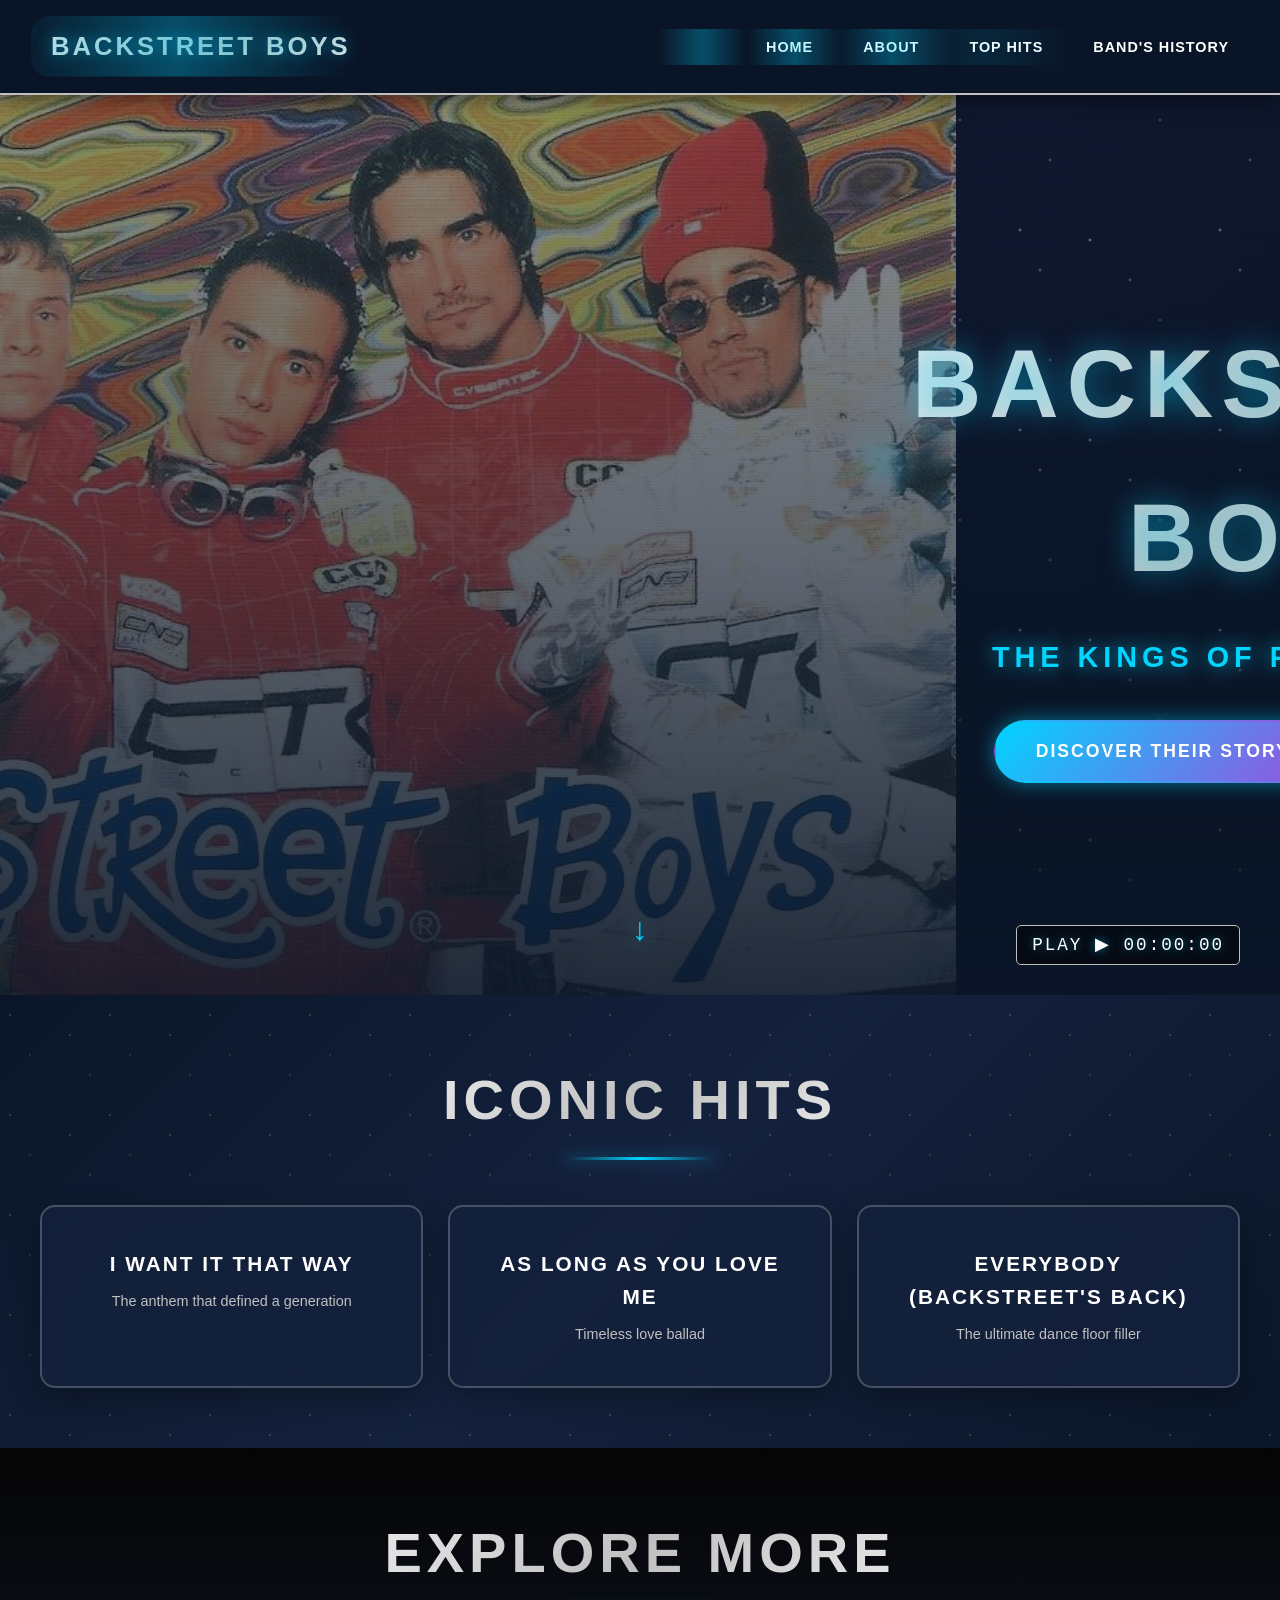
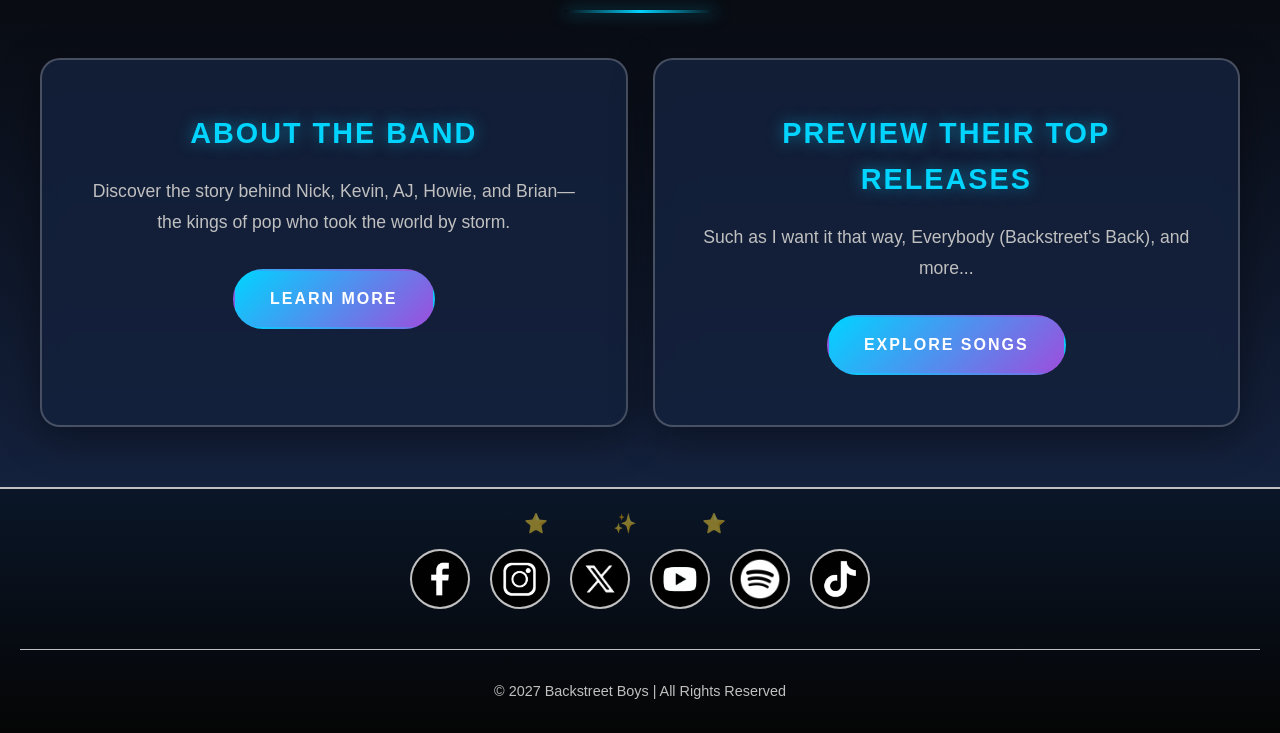
<file: Website_BB/index.html>
<!DOCTYPE html>
<html lang="en">
<head>
    <title>Backstreet Boys - The Ultimate Fan Experience</title>
    <meta charset="UTF-8">
    <meta name="viewport" content="width=device-width, initial-scale=1.0">
    <meta name="description" content="The ultimate Backstreet Boys fan website - Explore their history, music, and legacy from the 90s to today">
    <link rel="stylesheet" href="styles.css">
    <link href="https://fonts.googleapis.com/css2?family=Orbitron:wght@400;700;900&family=VT323&display=swap" rel="stylesheet">
</head>

<body>
    <!-- Loading Screen -->
    <div class="loader">
        <div class="loader-content">
            <div class="loader-text">BACKSTREET BOYS</div>
        </div>
    </div>

    <section class="header">
        <header id="header">
            <div class="navigators">
                <nav>
                    <a href="index.html" class="logo">Backstreet Boys</a>
                    <ul class="nav-links">
                        <li><a href="index.html" class="home_nav">Home</a></li>
                        <li><a href="about.html" class="about_nav">About</a></li>
                        <li><a href="topSongs.html" class="topsongs_nav">Top Hits</a></li>
                        <li><a href="history.html" class="history">Band's History</a></li>
                    </ul>
                    <div class="mobile-menu-toggle">
                        <span></span>
                        <span></span>
                        <span></span>
                    </div>
                </nav>
            </div>
        </header>
    </section>

    <main class="contents_home">
        <section class="hero_banner" id="home">
            <img src="backstreetBoys.jpg" alt="Backstreet Boys Banner">
            <div class="vhs-timestamp">PLAY ▶ 00:00:00</div>
            <div class="hero_content">
                <h1 class="hero_title">Backstreet Boys</h1>
                <p class="hero_subtitle">The Kings of Pop Since 1993</p>
                <div class="hero_cta">
                    <a href="about.html" class="btn-primary">Discover Their Story</a>
                    <a href="topSongs.html" class="btn-secondary">Listen Now</a>
                </div>
            </div>
            <div class="scroll-indicator"></div>
        </section>

        <section class="music_Home" id="music">
            <h2 class="section-title">Iconic Hits</h2>
            <div class="music_container">
                <a href="https://www.youtube.com/watch?v=VVB6FI8QTFg&list=RDVVB6FI8QTFg&start_radio=1" class="music_link-card" target="_blank" rel="noopener noreferrer">
                    <h3>I Want It That Way</h3>
                    <p>The anthem that defined a generation</p>
                </a>
                <a href="https://www.youtube.com/watch?v=0Gl2QnHNpkA&list=RD0Gl2QnHNpkA&start_radio=1" class="music_link-card" target="_blank" rel="noopener noreferrer">
                    <h3>As Long As You Love Me</h3>
                    <p>Timeless love ballad</p>
                </a>
                <a href="https://www.youtube.com/watch?v=6M6samPEMpM&list=RD6M6samPEMpM&start_radio=1" class="music_link-card" target="_blank" rel="noopener noreferrer">
                    <h3>Everybody (Backstreet's Back)</h3>
                    <p>The ultimate dance floor filler</p>
                </a>
            </div>
        </section>

        <section class="previews" id="explore">
            <h2 class="section-title">Explore More</h2>
            <div class="preview-container">
                <div class="preview-card">
                    <h3>About the Band</h3>
                    <p>Discover the story behind Nick, Kevin, AJ, Howie, and Brian—the kings of pop who took the world by storm.</p>
                    <a href="about.html" class="preview-link">Learn More</a>
                </div>

                <div class="preview-card">
                    <h3>Preview their Top Releases</h3>
                    <p>Such as I want it that way, Everybody (Backstreet's Back), and more...</p>
                    <a href="topSongs.html" class="preview-link">Explore Songs</a>
                </div>
            </div>
        </section>
    </main>

    <section class="footer">
        <footer>
            <section id="socials" class="CallToAction">
                <a href="https://www.facebook.com/backstreetboys" class="facebook" target="_blank" rel="noopener noreferrer"><img src="facebook icon.jpg" alt="Facebook"></a>
                <a href="https://www.instagram.com/backstreetboys" class="instagram" target="_blank" rel="noopener noreferrer"><img src="instagram icon.jpg" alt="Instagram"></a>
                <a href="https://x.com/backstreetboys" class="twitter" target="_blank" rel="noopener noreferrer"><img src="twitter.jpg" alt="Twitter"></a>
                <a href="https://www.youtube.com/user/bsbofficial" class="youtube" target="_blank" rel="noopener noreferrer"><img src="yt icon.jpg" alt="YouTube"></a>
                <a href="https://open.spotify.com/artist/5rSXSAkZ67PYJSvpUpkOr7?nd=1&dlsi=ef4b4bf4085344ed" class="spotify" target="_blank" rel="noopener noreferrer"><img src="spotify icon.jpg" alt="Spotify"></a>
                <a href="https://www.tiktok.com/@backstreetboys" class="tiktok" target="_blank" rel="noopener noreferrer"><img src="tiktok icon.jpg" alt="TikTok"></a>
            </section>     
            <p>© 2026 Backstreet Boys | All Rights Reserved</p>
        </footer>
    </section>

    <script src="script.js"></script>
</body>
</html>
</file>
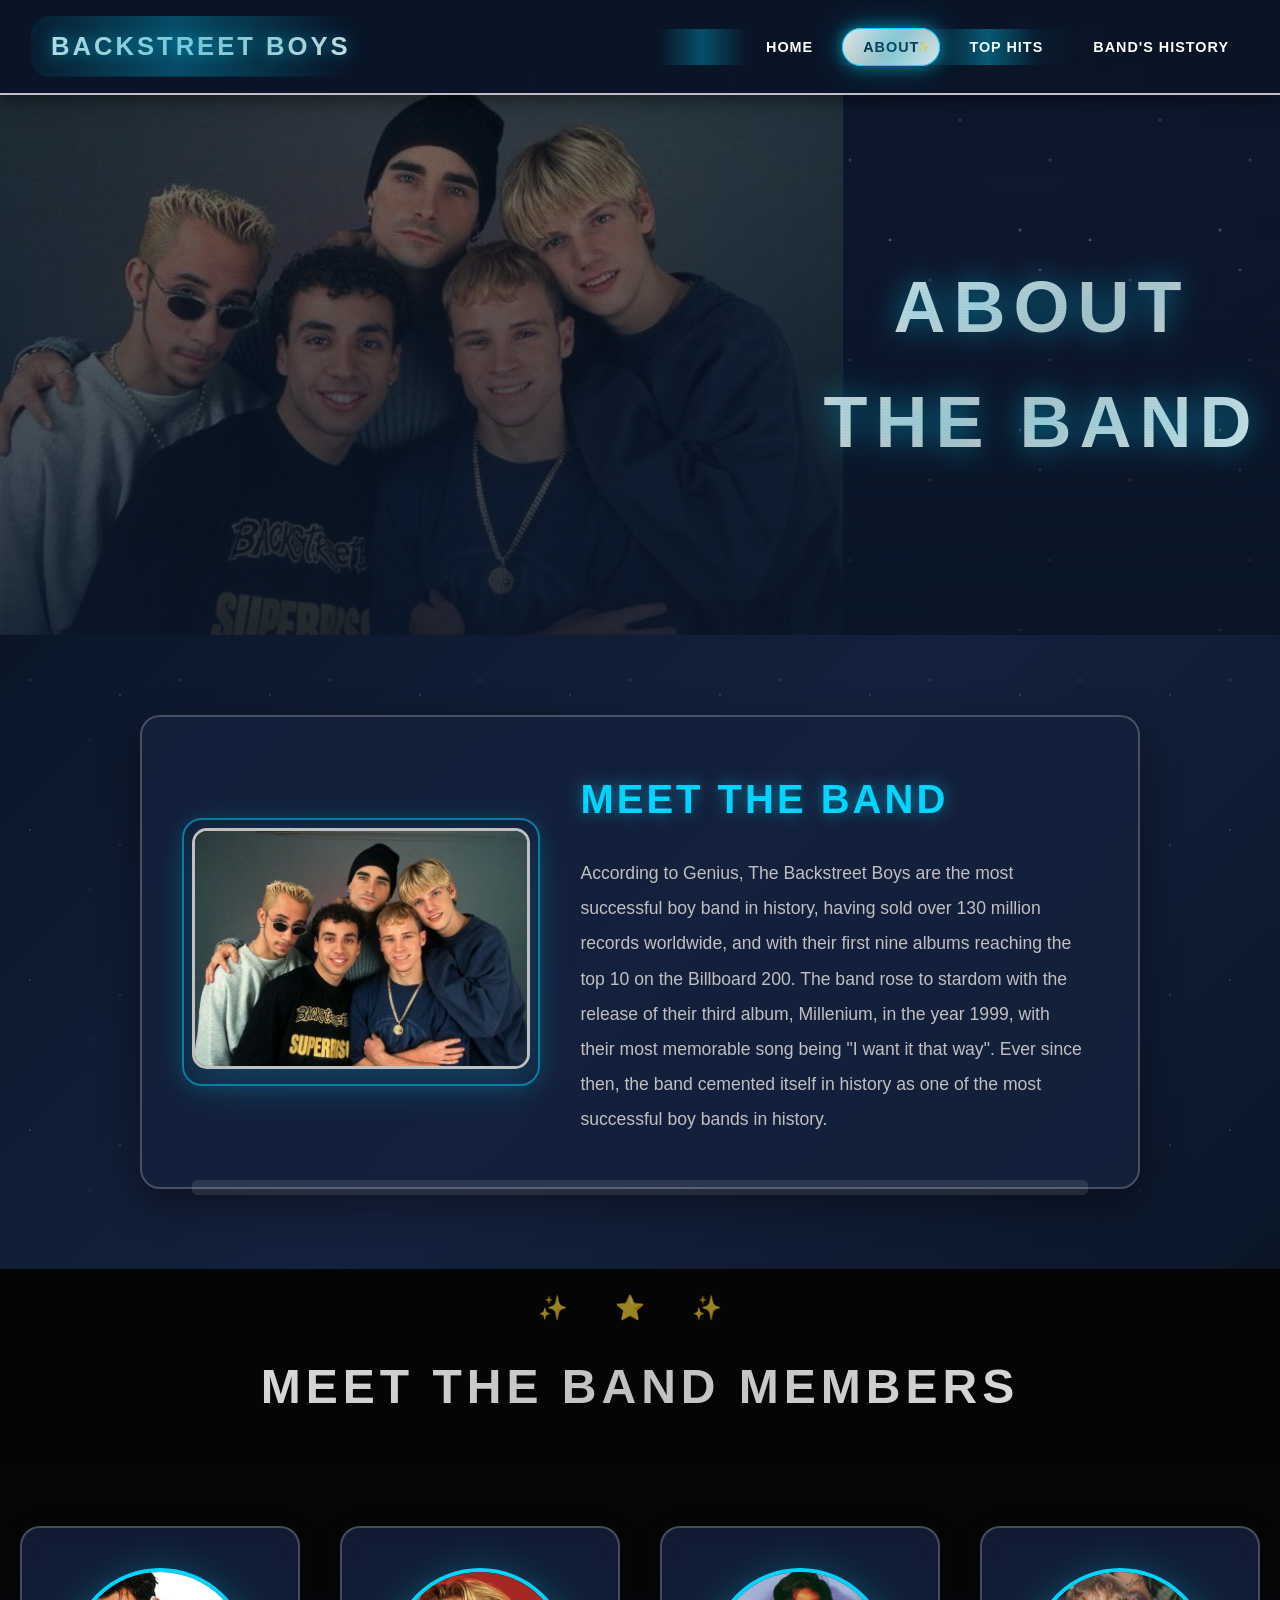
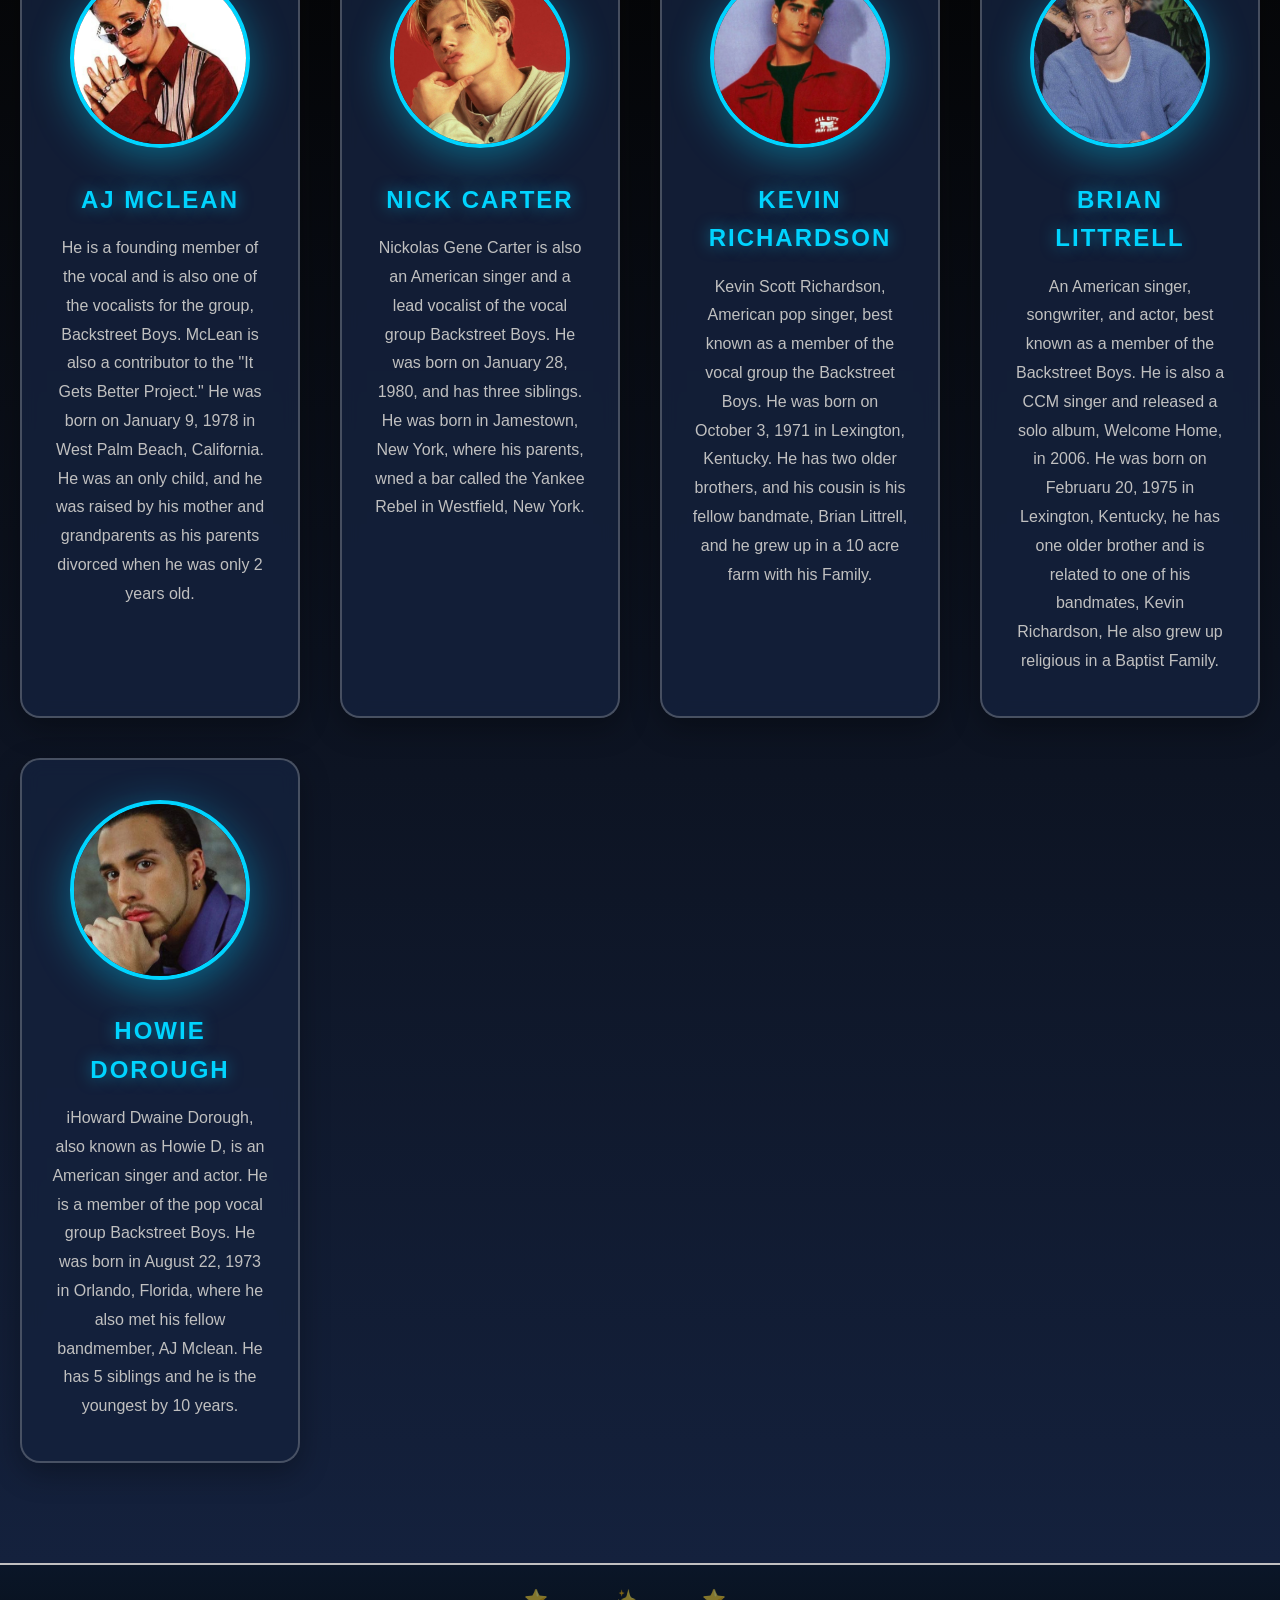
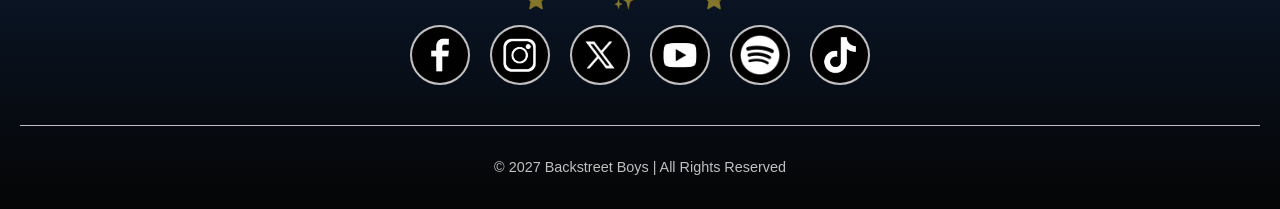
<file: Website_BB/about.html>
<!DOCTYPE html>
<html lang="en">
<head>
    <title>Backstreet Boys - About The Band</title>
    <meta charset="UTF-8">
    <meta name="viewport" content="width=device-width, initial-scale=1.0">
    <meta name="description" content="Learn about the Backstreet Boys - Nick, Kevin, AJ, Howie, and Brian">
    <link rel="stylesheet" href="styles.css">
    <link href="https://fonts.googleapis.com/css2?family=Orbitron:wght@400;700;900&family=VT323&display=swap" rel="stylesheet">
</head>

<body>
    <!-- Loading Screen -->
    <div class="loader">
        <div class="loader-content">
            <div class="loader-text">BACKSTREET BOYS</div>
        </div>
    </div>

    <section class="header">
        <header id="header">
            <div class="navigators">
                <nav>
                    <a href="index.html" class="logo">Backstreet Boys</a>
                    <ul class="nav-links">
                        <li><a href="index.html" class="home_nav">Home</a></li>
                        <li><a href="about.html" class="about_nav">About</a></li>
                        <li><a href="topSongs.html" class="topsongs_nav">Top Hits</a></li>
                        <li><a href="history.html" class="history">Band's History</a></li>
                    </ul>
                    <div class="mobile-menu-toggle">
                        <span></span>
                        <span></span>
                        <span></span>
                    </div>
                </nav>
            </div>
        </header>
    </section>

    <main class="contents_about">
        <section class="about_hero">
            <img src="bsbRetro.jpg" alt="Backstreet Boys Retro Photo">
            <div class="about_hero_content">
                <h1>About The Band</h1>
            </div>
        </section>

        <section class="about_group">
            <div class="group_card">
                <div class="about_groupIMG">
                    <img src="bsbRetro.jpg" alt="Backstreet Boys Group Photo">
                </div>
                <div>
                    <h1>Meet the Band</h1>
                    <p class="group_info">According to Genius, The Backstreet Boys are the most successful boy band in history, 
                        having sold over 130 million records worldwide, and with their first nine albums 
                        reaching the top 10 on the Billboard 200. The band rose to stardom with the release of their third album,
                        Millenium, in the year 1999, with their most memorable song being "I want it that way". Ever since then, the
                        band cemented itself in history as one of the most successful boy bands in history.
                    </p>
                </div>
            </div>
        </section>

        <div class="bandMembers_Title">
            <h1>Meet the Band Members</h1>
        </div>

        <section class="band_Members">
            <div class="band_card">
                <img src="aJMclean.jpg" alt="Aj McLean Photo">
                <h3 class="band_name">AJ McLean</h3>
                <p class="band_desc">He is a founding member of the vocal and is also one of the vocalists for the
                    group, Backstreet Boys. McLean is also a contributor to the "It Gets Better Project." He was born on
                    January 9, 1978 in West Palm Beach, California. He was an only child, and he was raised by his
                    mother and grandparents as his parents divorced when he was only 2 years old.</p>
            </div>

            <div class="band_card">
                <img src="nickCarter.jpg" alt="Nick Carter Photo">
                <h3 class="band_name">Nick Carter</h3>
                <p class="band_desc">Nickolas Gene Carter is also an American singer and a 
                    lead vocalist of the vocal group Backstreet Boys. He was born on
                    January 28, 1980, and has three siblings. He was born in Jamestown, New York, where 
                    his parents, wned a bar called the Yankee Rebel in Westfield, New York. </p>
            </div>

            <div class="band_card">
                <img src="kevinRichardson.jpg" alt="Kevin Richardson Photo">
                <h3 class="band_name">Kevin Richardson</h3>
                <p class="band_desc">Kevin Scott Richardson, American pop singer, 
                    best known as a member of the vocal group the Backstreet Boys. He was born
                    on October 3, 1971 in Lexington, Kentucky. He has two older brothers, and his cousin is his fellow bandmate, Brian Littrell,
                    and he grew up in a 10 acre farm with his Family.</p>
            </div>

            <div class="band_card">
                <img src="brianlittrell.jpg" alt="Brian Littrell photo">
                <h3 class="band_name">Brian Littrell</h3>
                <p class="band_desc">An American singer, songwriter, and actor, best known as a member of the Backstreet Boys.
                    He is also a CCM singer and released a solo album, Welcome Home, in 2006. He was born on
                    Februaru 20, 1975 in Lexington, Kentucky, he has one older brother and is related to one of his bandmates, Kevin Richardson,
                    He also grew up religious in a Baptist Family.</p>
            </div>

            <div class="band_card">
                <img src="howieDorough.jpg" alt="Howie Dorough photo">
                <h3 class="band_name">Howie Dorough</h3>
                <p class="band_desc">iHoward Dwaine Dorough, also known as Howie D, is an American singer 
                    and actor. He is a member of the pop vocal group Backstreet Boys. He was born in August 22, 1973
                    in Orlando, Florida, where he also met his fellow bandmember, AJ Mclean. He has 5 siblings and he is the youngest by 10 years.
                    </p>
            </div>
            
        </section>
    </main>

    <section class="footer">
        <footer>
            <section id="socials" class="CallToAction">
                <a href="https://www.facebook.com/backstreetboys" class="facebook" target="_blank" rel="noopener noreferrer"><img src="facebook icon.jpg" alt="Facebook"></a>
                <a href="https://www.instagram.com/backstreetboys" class="instagram" target="_blank" rel="noopener noreferrer"><img src="instagram icon.jpg" alt="Instagram"></a>
                <a href="https://x.com/backstreetboys" class="twitter" target="_blank" rel="noopener noreferrer"><img src="twitter.jpg" alt="Twitter"></a>
                <a href="https://www.youtube.com/user/bsbofficial" class="youtube" target="_blank" rel="noopener noreferrer"><img src="yt icon.jpg" alt="YouTube"></a>
                <a href="https://open.spotify.com/artist/5rSXSAkZ67PYJSvpUpkOr7?nd=1&dlsi=ef4b4bf4085344ed" class="spotify" target="_blank" rel="noopener noreferrer"><img src="spotify icon.jpg" alt="Spotify"></a>
                <a href="https://www.tiktok.com/@backstreetboys" class="tiktok" target="_blank" rel="noopener noreferrer"><img src="tiktok icon.jpg" alt="TikTok"></a>
            </section>     
            <p>© 2026 Backstreet Boys | All Rights Reserved</p>
        </footer>
    </section>

    <script src="script.js"></script>
</body>
</html>
</file>
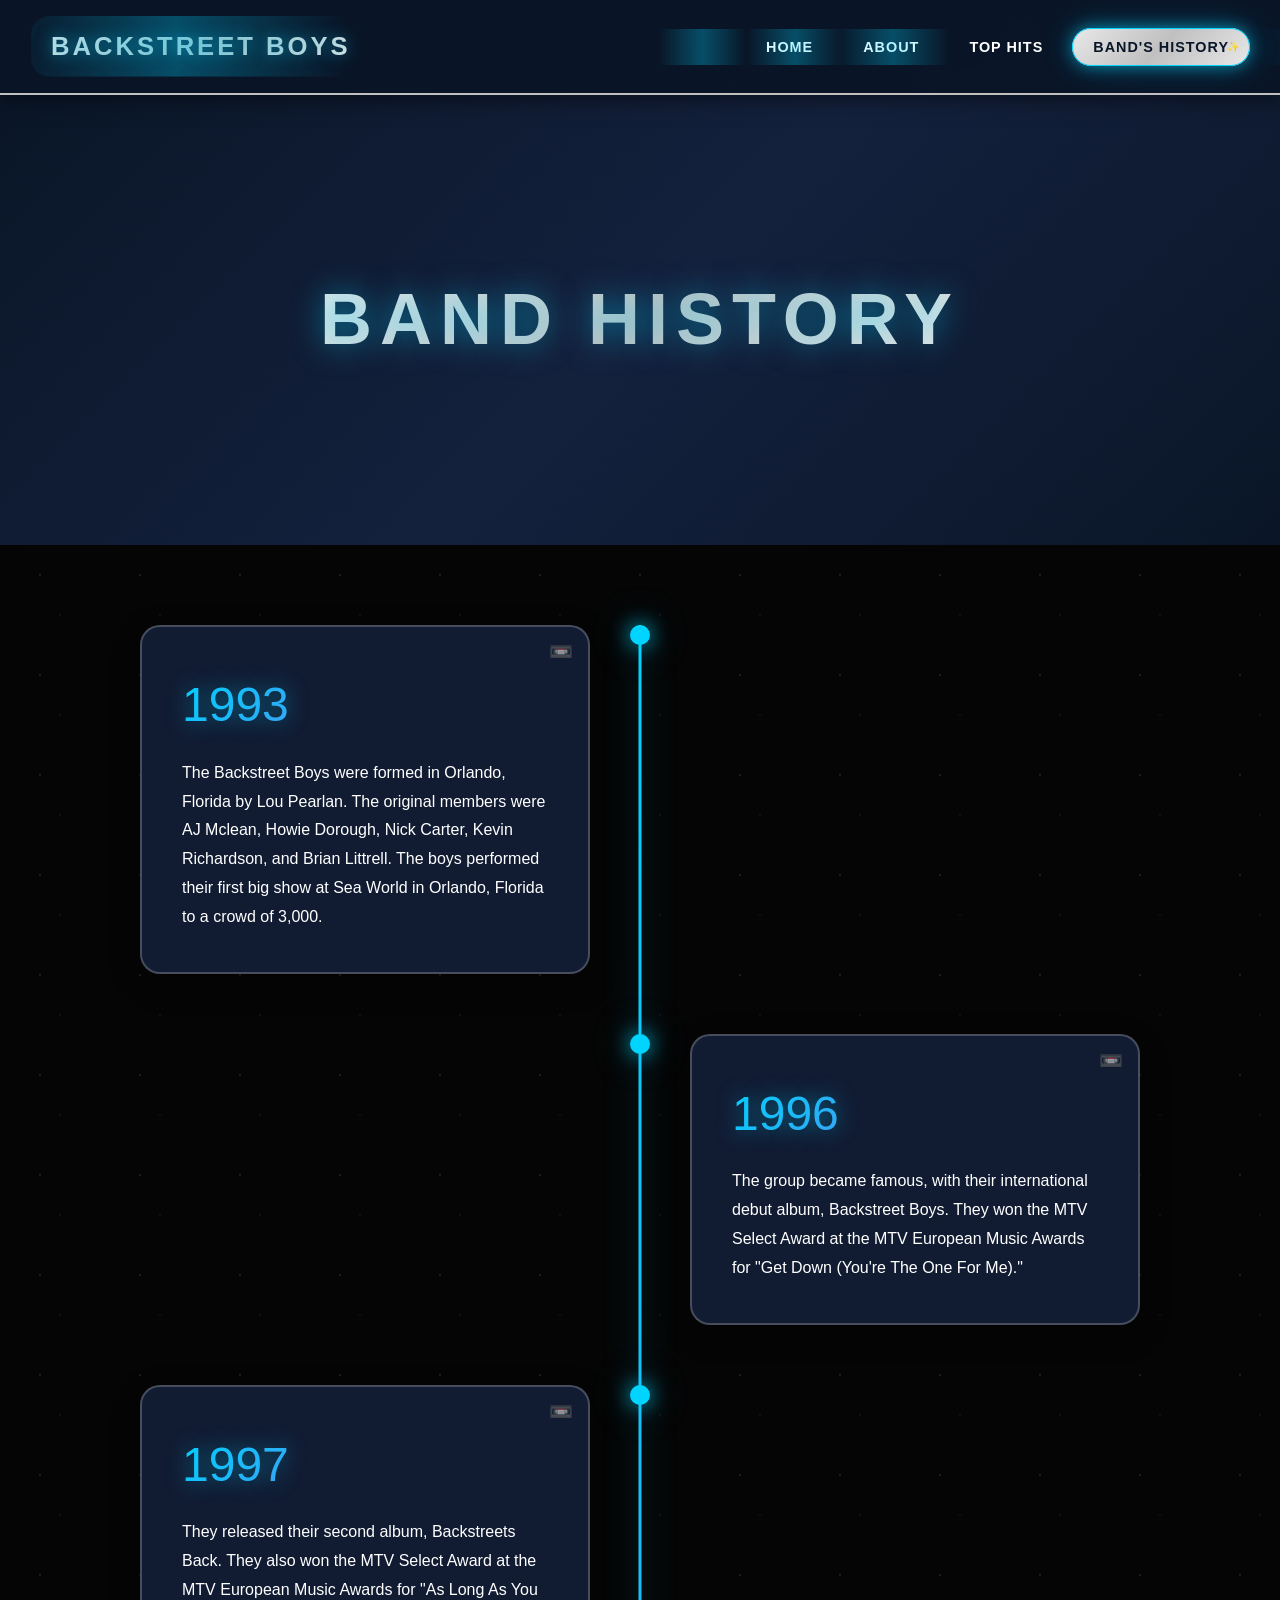
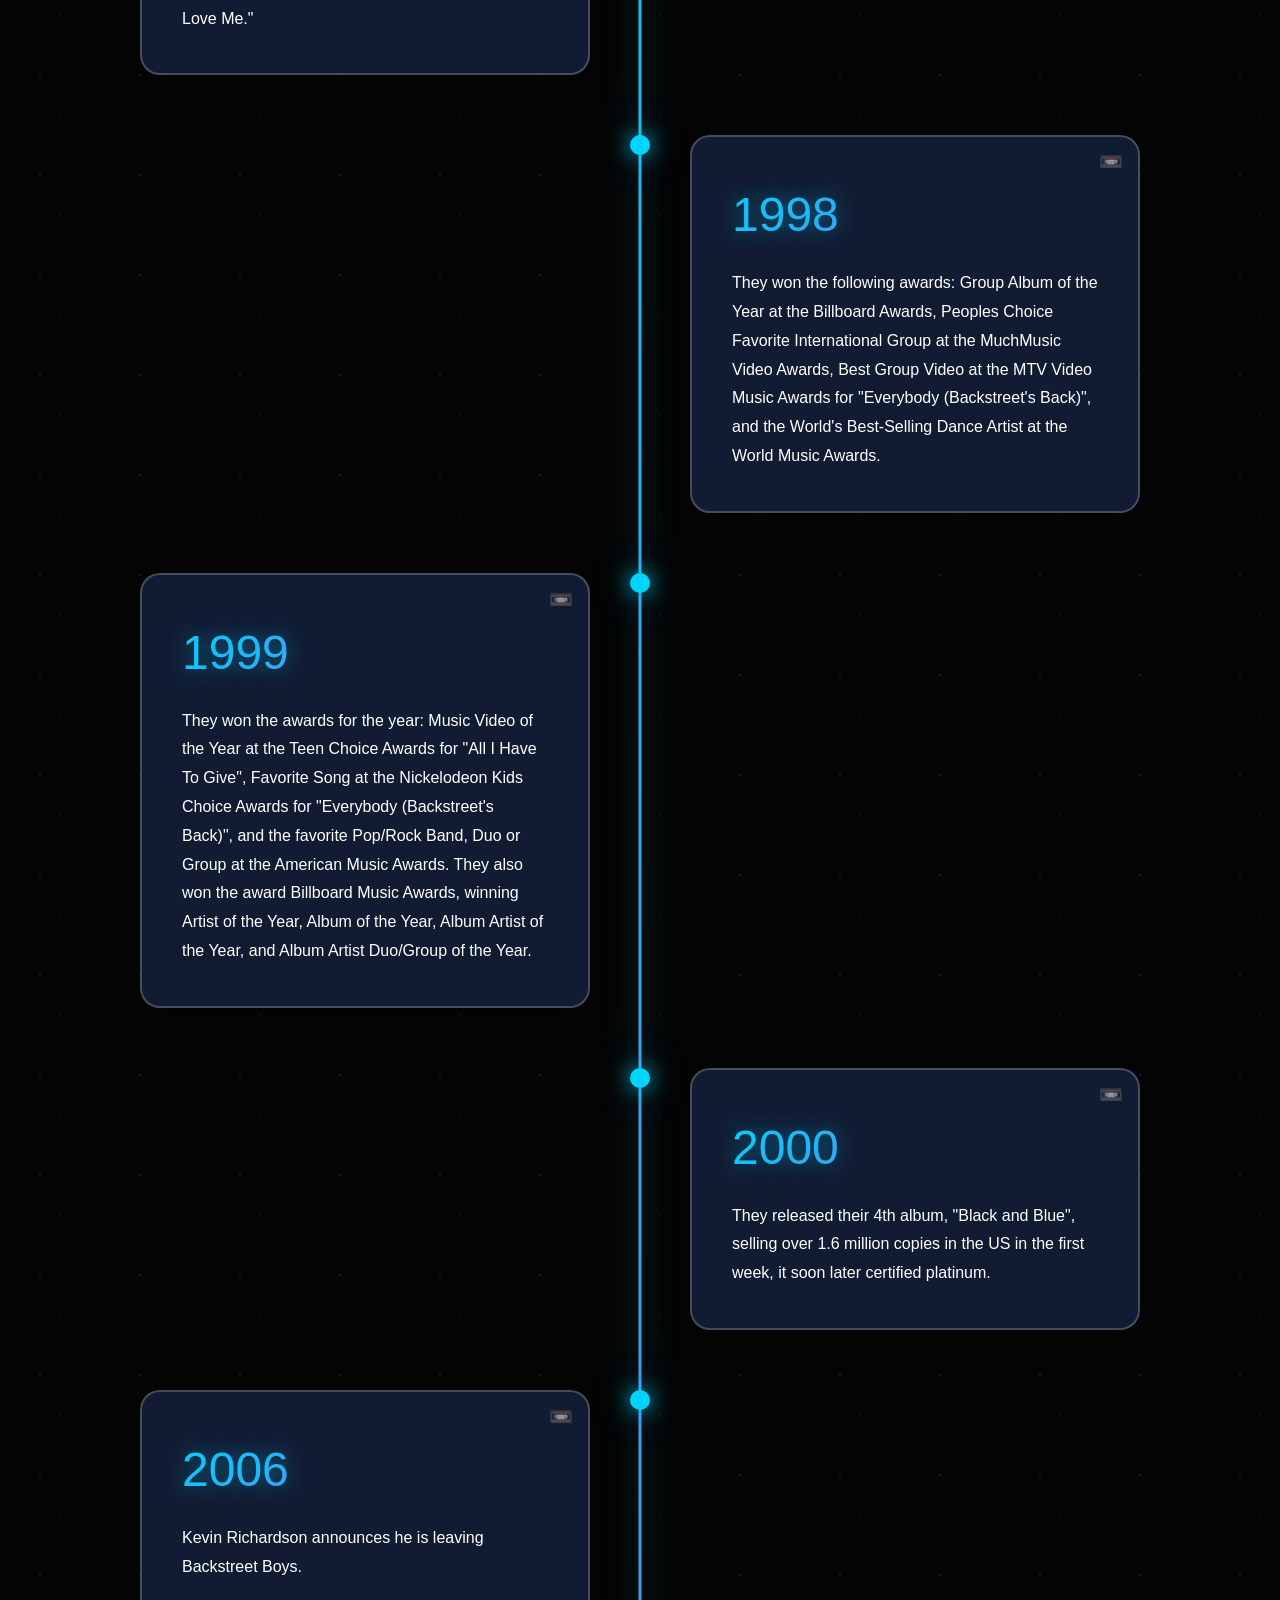
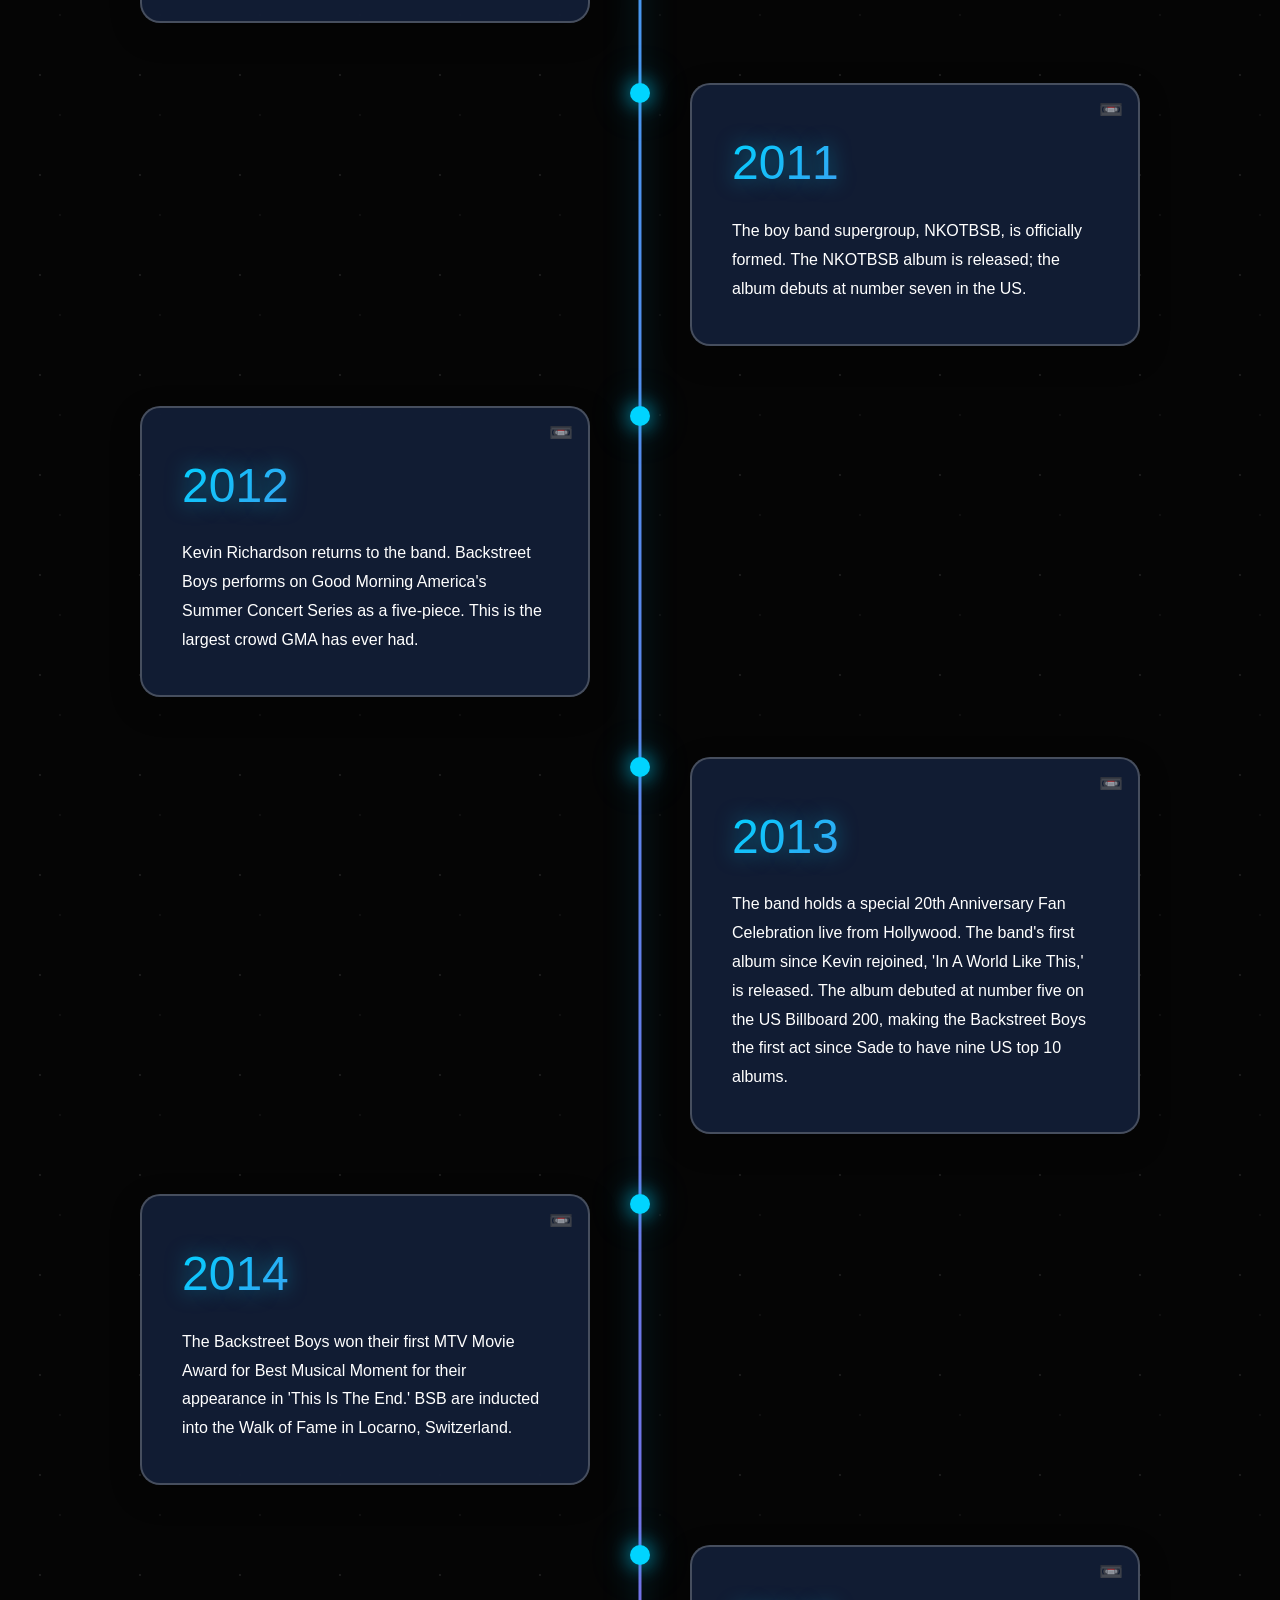
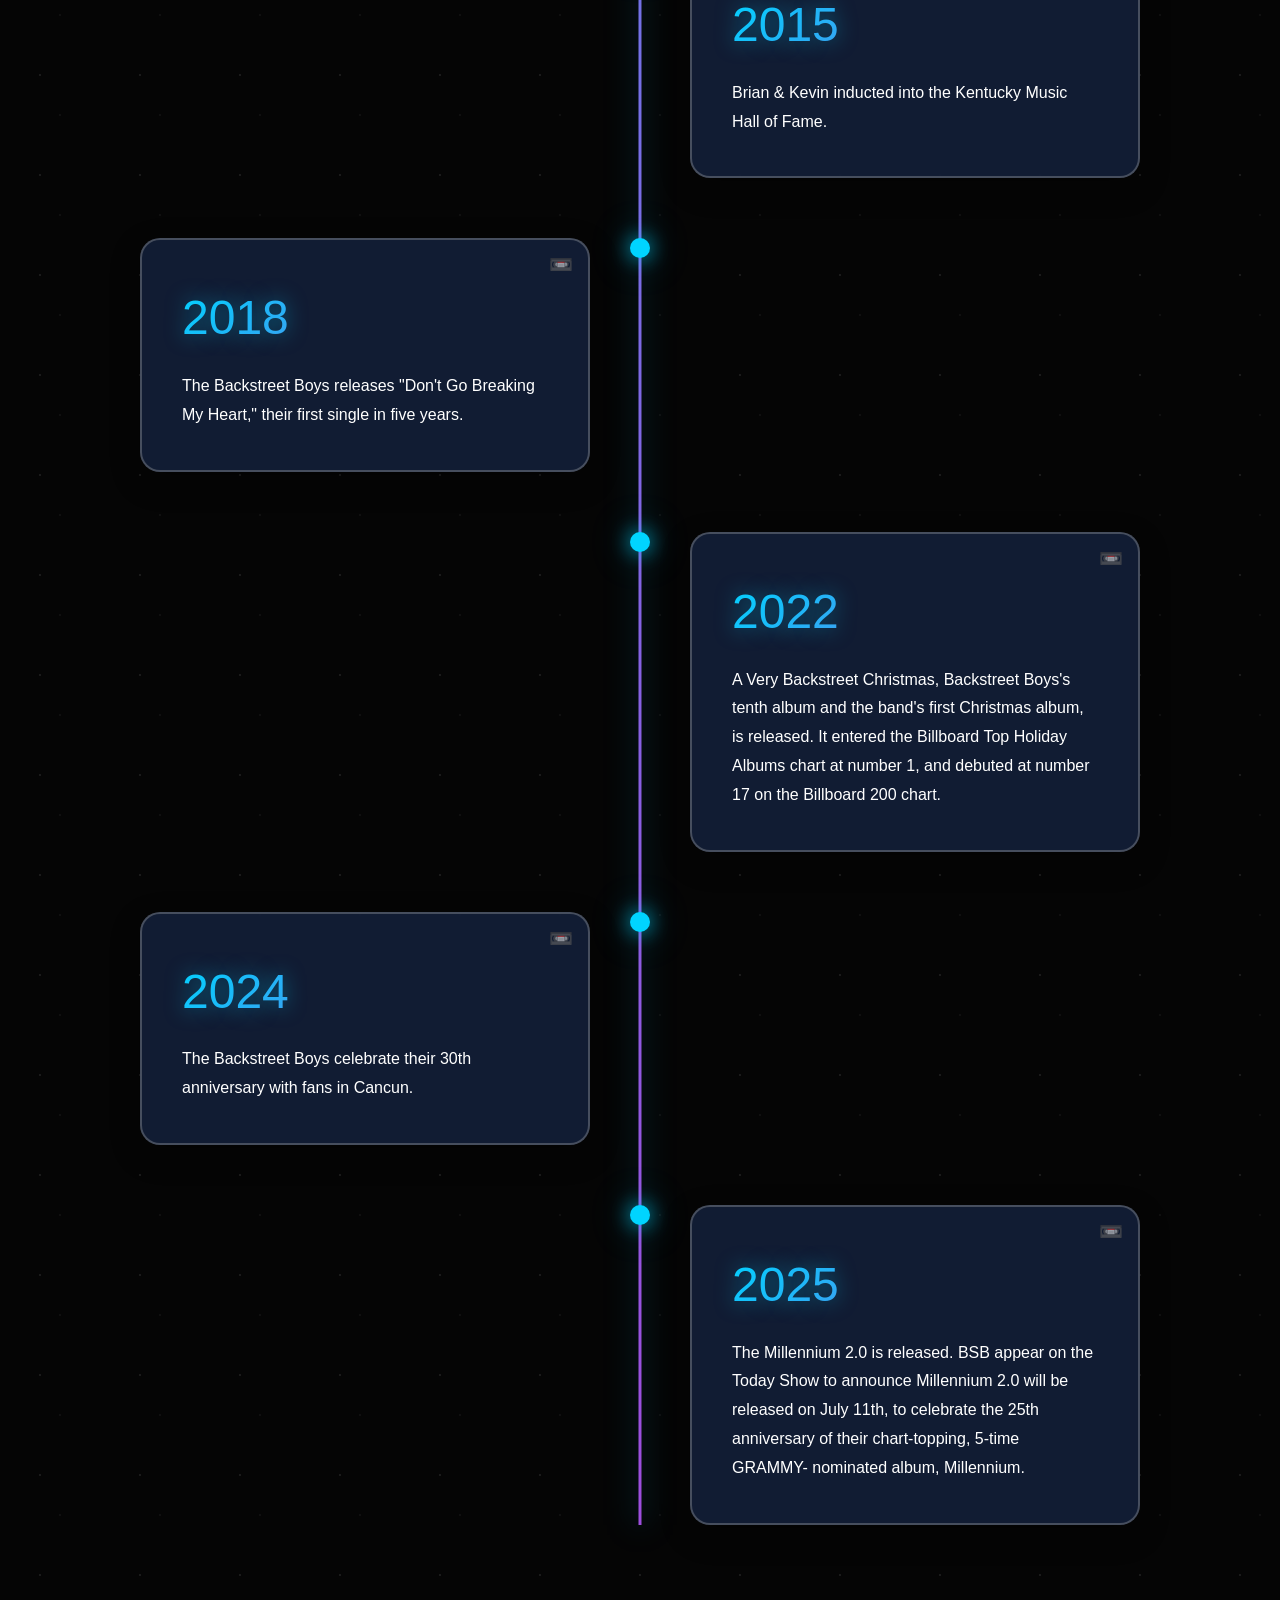
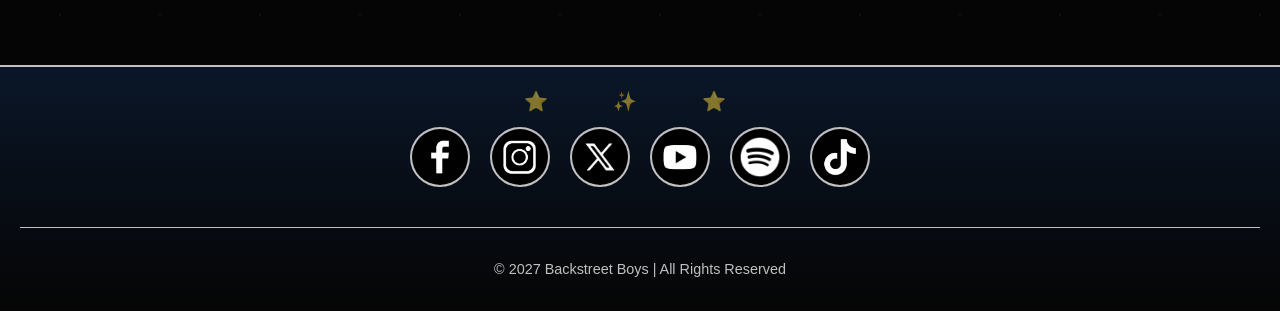
<file: Website_BB/history.html>
<!DOCTYPE html>
<html lang="en">
<head>
    <title>Backstreet Boys - Band History</title>
    <meta charset="UTF-8">
    <meta name="viewport" content="width=device-width, initial-scale=1.0">
    <meta name="description" content="Explore the complete history of Backstreet Boys from 1993 to today">
    <link rel="stylesheet" href="styles.css">
    <link href="https://fonts.googleapis.com/css2?family=Orbitron:wght@400;700;900&family=VT323&display=swap" rel="stylesheet">
</head>

<body>
    <div class="loader">
        <div class="loader-content">
            <div class="loader-text">BACKSTREET BOYS</div>
        </div>
    </div>

    <section class="header">
        <header id="header">
            <div class="navigators">
                <nav>
                    <a href="index.html" class="logo">Backstreet Boys</a>
                    <ul class="nav-links">
                        <li><a href="index.html" class="home_nav">Home</a></li>
                        <li><a href="about.html" class="about_nav">About</a></li>
                        <li><a href="topSongs.html" class="topsongs_nav">Top Hits</a></li>
                        <li><a href="history.html" class="history">Band's History</a></li>
                    </ul>
                    <div class="mobile-menu-toggle">
                        <span></span><span></span><span></span>
                    </div>
                </nav>
            </div>
        </header>
    </section>

    <main class="contents_history">
        <section class="history_hero">
            <h1>Band History</h1>
        </section>

        <section class="history">
            <div class="timeline-container">
                <div class="timeline-item">
                    <div class="timeline-dot"></div>
                    <div class="timeline-content">
                        <span class="timeline-year">1993</span>
                        <p>The Backstreet Boys were formed in Orlando, Florida by Lou Pearlan. The original members were AJ Mclean, Howie Dorough, Nick Carter, Kevin Richardson, and Brian Littrell. The boys performed their first big show at Sea World in Orlando, Florida to a crowd of 3,000.</p>
                    </div>
                </div>

                <div class="timeline-item">
                    <div class="timeline-dot"></div>
                    <div class="timeline-content">
                        <span class="timeline-year">1996</span>
                        <p>The group became famous, with their international debut album, Backstreet Boys. They won the MTV Select Award at the MTV European Music Awards for "Get Down (You're The One For Me)."</p>
                    </div>
                </div>

                <div class="timeline-item">
                    <div class="timeline-dot"></div>
                    <div class="timeline-content">
                        <span class="timeline-year">1997</span>
                        <p>They released their second album, Backstreets Back. They also won the MTV Select Award at the MTV European Music Awards for "As Long As You Love Me."</p>
                    </div>
                </div>

                <div class="timeline-item">
                    <div class="timeline-dot"></div>
                    <div class="timeline-content">
                        <span class="timeline-year">1998</span>
                        <p>They won the following awards: Group Album of the Year at the Billboard Awards, Peoples Choice Favorite International Group at the MuchMusic Video Awards, Best Group Video at the MTV Video Music Awards for "Everybody (Backstreet's Back)", and the World's Best-Selling Dance Artist at the World Music Awards.</p>
                    </div>
                </div>

                <div class="timeline-item">
                    <div class="timeline-dot"></div>
                    <div class="timeline-content">
                        <span class="timeline-year">1999</span>
                        <p>They won the awards for the year: Music Video of the Year at the Teen Choice Awards for "All I Have To Give", Favorite Song at the Nickelodeon Kids Choice Awards for "Everybody (Backstreet's Back)", and the favorite Pop/Rock Band, Duo or Group at the American Music Awards. They also won the award Billboard Music Awards, winning Artist of the Year, Album of the Year, Album Artist of the Year, and Album Artist Duo/Group of the Year.</p>
                    </div>
                </div>

                <div class="timeline-item">
                    <div class="timeline-dot"></div>
                    <div class="timeline-content">
                        <span class="timeline-year">2000</span>
                        <p>They released their 4th album, "Black and Blue", selling over 1.6 million copies in the US in the first week, it soon later certified platinum.</p>
                    </div>
                </div>

                <div class="timeline-item">
                    <div class="timeline-dot"></div>
                    <div class="timeline-content">
                        <span class="timeline-year">2006</span>
                        <p>Kevin Richardson announces he is leaving Backstreet Boys.</p>
                    </div>
                </div>

                <div class="timeline-item">
                    <div class="timeline-dot"></div>
                    <div class="timeline-content">
                        <span class="timeline-year">2011</span>
                        <p>The boy band supergroup, NKOTBSB, is officially formed. The NKOTBSB album is released; the album debuts at number seven in the US.</p>
                    </div>
                </div>

                <div class="timeline-item">
                    <div class="timeline-dot"></div>
                    <div class="timeline-content">
                        <span class="timeline-year">2012</span>
                        <p>Kevin Richardson returns to the band. Backstreet Boys performs on Good Morning America's Summer Concert Series as a five-piece. This is the largest crowd GMA has ever had.</p>
                    </div>
                </div>

                <div class="timeline-item">
                    <div class="timeline-dot"></div>
                    <div class="timeline-content">
                        <span class="timeline-year">2013</span>
                        <p>The band holds a special 20th Anniversary Fan Celebration live from Hollywood. The band's first album since Kevin rejoined, 'In A World Like This,' is released. The album debuted at number five on the US Billboard 200, making the Backstreet Boys the first act since Sade to have nine US top 10 albums.</p>
                    </div>
                </div>

                <div class="timeline-item">
                    <div class="timeline-dot"></div>
                    <div class="timeline-content">
                        <span class="timeline-year">2014</span>
                        <p>The Backstreet Boys won their first MTV Movie Award for Best Musical Moment for their appearance in 'This Is The End.' BSB are inducted into the Walk of Fame in Locarno, Switzerland.</p>
                    </div>
                </div>

                <div class="timeline-item">
                    <div class="timeline-dot"></div>
                    <div class="timeline-content">
                        <span class="timeline-year">2015</span>
                        <p>Brian & Kevin inducted into the Kentucky Music Hall of Fame.</p>
                    </div>
                </div>

                <div class="timeline-item">
                    <div class="timeline-dot"></div>
                    <div class="timeline-content">
                        <span class="timeline-year">2018</span>
                        <p>The Backstreet Boys releases "Don't Go Breaking My Heart," their first single in five years.</p>
                    </div>
                </div>

                <div class="timeline-item">
                    <div class="timeline-dot"></div>
                    <div class="timeline-content">
                        <span class="timeline-year">2022</span>
                        <p>A Very Backstreet Christmas, Backstreet Boys's tenth album and the band's first Christmas album, is released. It entered the Billboard Top Holiday Albums chart at number 1, and debuted at number 17 on the Billboard 200 chart.</p>
                    </div>
                </div>

                <div class="timeline-item">
                    <div class="timeline-dot"></div>
                    <div class="timeline-content">
                        <span class="timeline-year">2024</span>
                        <p>The Backstreet Boys celebrate their 30th anniversary with fans in Cancun.</p>
                    </div>
                </div>

                <div class="timeline-item">
                    <div class="timeline-dot"></div>
                    <div class="timeline-content">
                        <span class="timeline-year">2025</span>
                        <p>The Millennium 2.0 is released. BSB appear on the Today Show to announce Millennium 2.0 will be released on July 11th, to celebrate the 25th anniversary of their chart-topping, 5-time GRAMMY- nominated album, Millennium.</p>
                    </div>
                </div>
            </div>
        </section>
    </main>

    <section class="footer">
        <footer>
            <section id="socials" class="CallToAction">
                <a href="https://www.facebook.com/backstreetboys" target="_blank" rel="noopener noreferrer"><img src="facebook icon.jpg" alt="Facebook"></a>
                <a href="https://www.instagram.com/backstreetboys" target="_blank" rel="noopener noreferrer"><img src="instagram icon.jpg" alt="Instagram"></a>
                <a href="https://x.com/backstreetboys" target="_blank" rel="noopener noreferrer"><img src="twitter.jpg" alt="Twitter"></a>
                <a href="https://www.youtube.com/user/bsbofficial" target="_blank" rel="noopener noreferrer"><img src="yt icon.jpg" alt="YouTube"></a>
                <a href="https://open.spotify.com/artist/5rSXSAkZ67PYJSvpUpkOr7?nd=1&dlsi=ef4b4bf4085344ed" target="_blank" rel="noopener noreferrer"><img src="spotify icon.jpg" alt="Spotify"></a>
                <a href="https://www.tiktok.com/@backstreetboys" target="_blank" rel="noopener noreferrer"><img src="tiktok icon.jpg" alt="TikTok"></a>
            </section>     
            <p>© 2026 Backstreet Boys | All Rights Reserved</p>
        </footer>
    </section>

    <script src="script.js"></script>
</body>
</html>
</file>
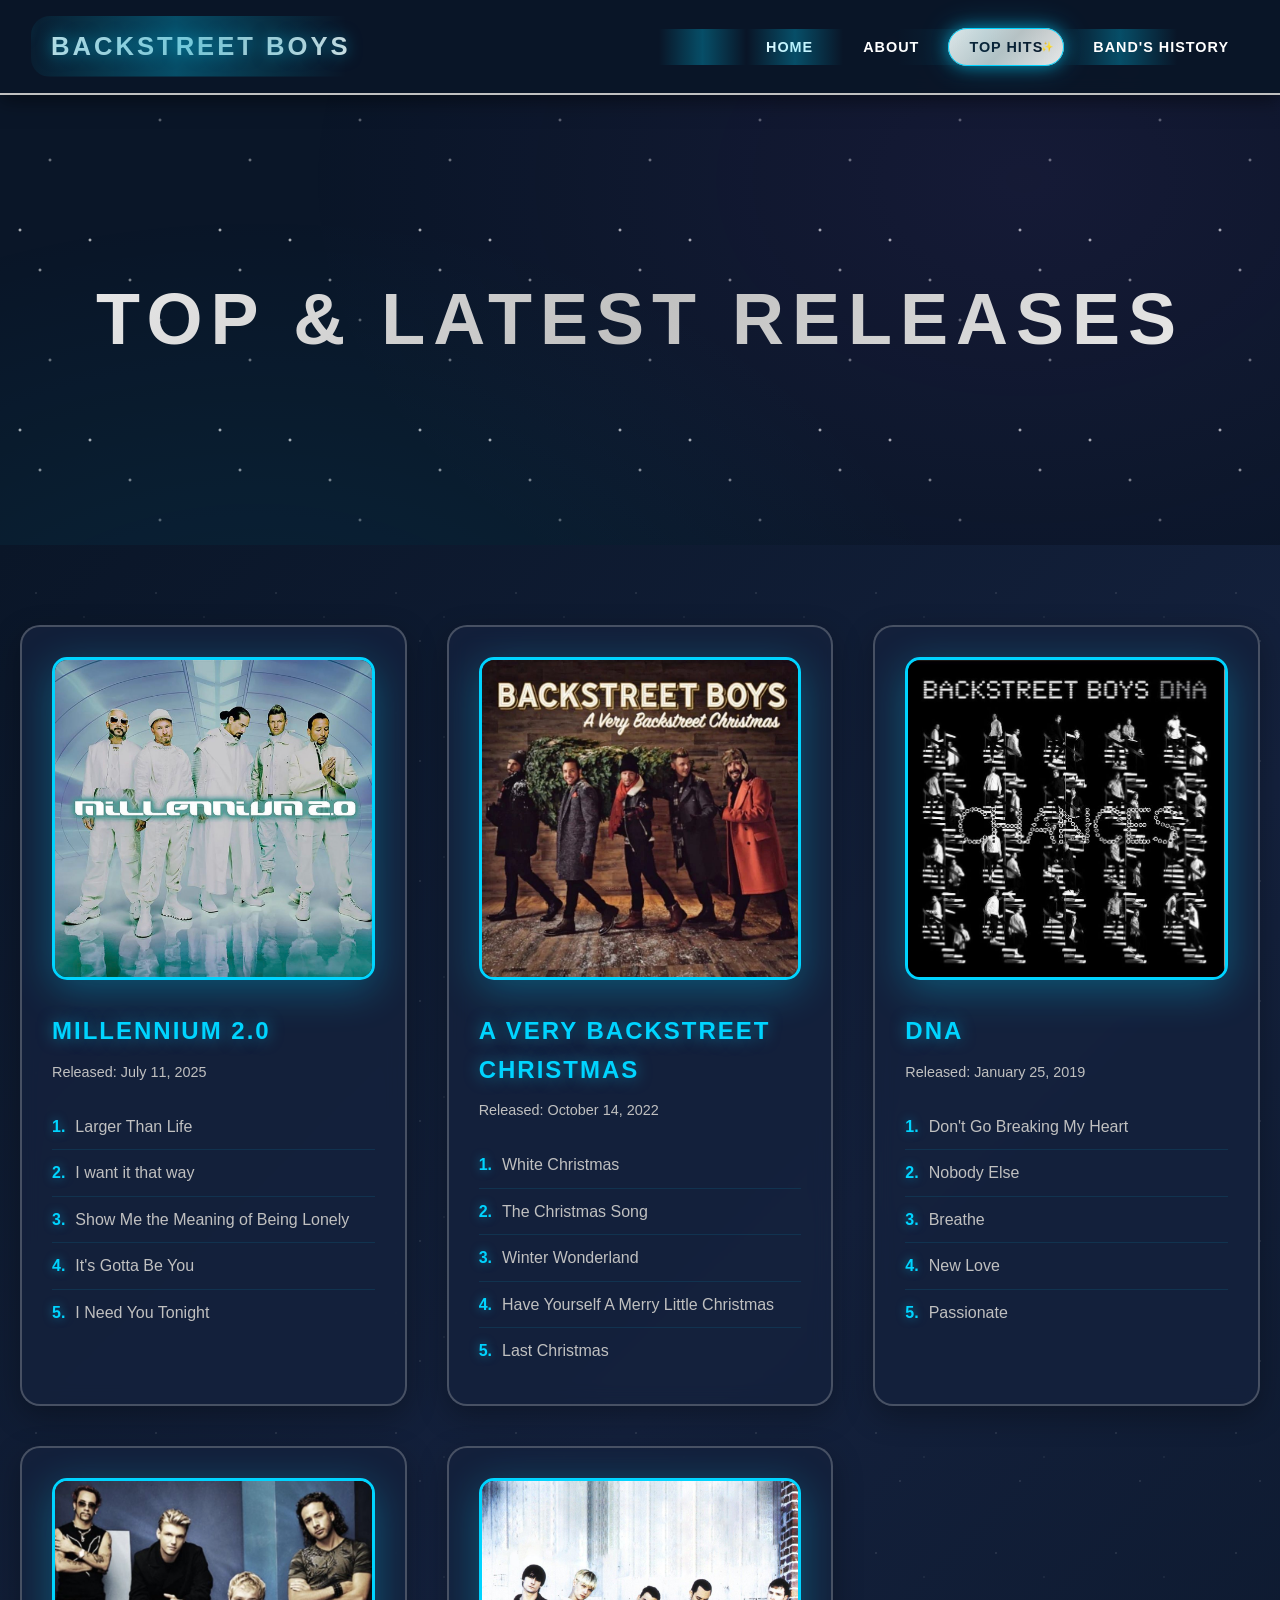
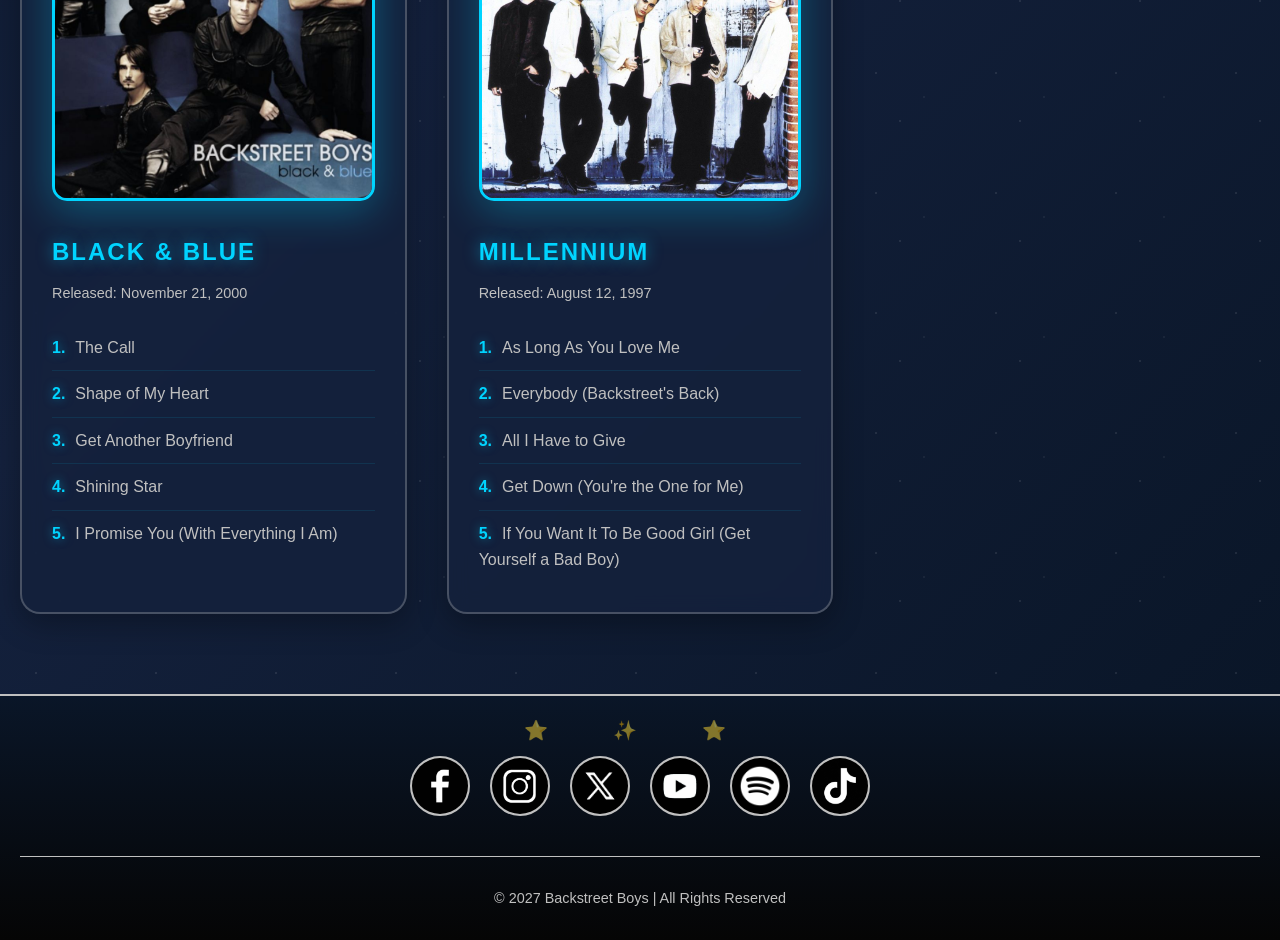
<file: Website_BB/topSongs.html>
<!DOCTYPE html>
<html lang="en">
<head>
    <title>Backstreet Boys - Top Songs & Albums</title>
    <meta charset="UTF-8">
    <meta name="viewport" content="width=device-width, initial-scale=1.0">
    <meta name="description" content="Explore Backstreet Boys top hits and albums from Millennium to DNA">
    <link rel="stylesheet" href="styles.css">
    <link href="https://fonts.googleapis.com/css2?family=Orbitron:wght@400;700;900&family=VT323&display=swap" rel="stylesheet">
</head>

<body>
    <div class="loader">
        <div class="loader-content">
            <div class="loader-text">BACKSTREET BOYS</div>
        </div>
    </div>

    <section class="header">
        <header id="header">
            <div class="navigators">
                <nav>
                    <a href="index.html" class="logo">Backstreet Boys</a>
                    <ul class="nav-links">
                        <li><a href="index.html" class="home_nav">Home</a></li>
                        <li><a href="about.html" class="about_nav">About</a></li>
                        <li><a href="topSongs.html" class="topsongs_nav">Top Hits</a></li>
                        <li><a href="history.html" class="history">Band's History</a></li>
                    </ul>
                    <div class="mobile-menu-toggle">
                        <span></span><span></span><span></span>
                    </div>
                </nav>
            </div>
        </header>
    </section>

    <main class="contents_TopSongs">
        <section class="songs_hero">
            <h1>Top & Latest Releases</h1>
        </section>

        <section class="albums_section">
            <div class="albums_grid">
                <div class="album_card">
                    <img src="millenium 2.0.jpg" alt="Millennium 2.0 Album Cover">
                    <h3>Millennium 2.0</h3>
                    <h5 class="release_date">Released: July 11, 2025</h5>
                    <ul class="tracklist">
                        <li><span class="track-number">1.</span>Larger Than Life</li>
                        <li><span class="track-number">2.</span>I want it that way</li>
                        <li><span class="track-number">3.</span>Show Me the Meaning of Being Lonely</li>
                        <li><span class="track-number">4.</span>It's Gotta Be You</li>
                        <li><span class="track-number">5.</span>I Need You Tonight</li>
                    </ul>
                </div>

                <div class="album_card">
                    <img src="christmasAlbum.jpg" alt="A Very Backstreet Christmas Album Cover">
                    <h3>A Very Backstreet Christmas</h3>
                    <h5 class="release_date">Released: October 14, 2022</h5>
                    <ul class="tracklist">
                        <li><span class="track-number">1.</span>White Christmas</li>
                        <li><span class="track-number">2.</span>The Christmas Song</li>
                        <li><span class="track-number">3.</span>Winter Wonderland</li>
                        <li><span class="track-number">4.</span>Have Yourself A Merry Little Christmas</li>
                        <li><span class="track-number">5.</span>Last Christmas</li>
                    </ul>
                </div>

                <div class="album_card">
                    <img src="DNAAlbum.jpg" alt="DNA Album Cover">
                    <h3>DNA</h3>
                    <h5 class="release_date">Released: January 25, 2019</h5>
                    <ul class="tracklist">
                        <li><span class="track-number">1.</span>Don't Go Breaking My Heart</li>
                        <li><span class="track-number">2.</span>Nobody Else</li>
                        <li><span class="track-number">3.</span>Breathe</li>
                        <li><span class="track-number">4.</span>New Love</li>
                        <li><span class="track-number">5.</span>Passionate</li>
                    </ul>
                </div>

                <div class="album_card">
                    <img src="black&blue.jpg" alt="Black & Blue Album Cover">
                    <h3>Black & Blue</h3>
                    <h5 class="release_date">Released: November 21, 2000</h5>
                    <ul class="tracklist">
                        <li><span class="track-number">1.</span>The Call</li>
                        <li><span class="track-number">2.</span>Shape of My Heart</li>
                        <li><span class="track-number">3.</span>Get Another Boyfriend</li>
                        <li><span class="track-number">4.</span>Shining Star</li>
                        <li><span class="track-number">5.</span>I Promise You (With Everything I Am)</li>
                    </ul>
                </div>

                <div class="album_card">
                    <img src="millenium.jpg" alt="Millennium Album Cover">
                    <h3>Millennium</h3>
                    <h5 class="release_date">Released: August 12, 1997</h5>
                    <ul class="tracklist">
                        <li><span class="track-number">1.</span>As Long As You Love Me</li>
                        <li><span class="track-number">2.</span>Everybody (Backstreet's Back)</li>
                        <li><span class="track-number">3.</span>All I Have to Give</li>
                        <li><span class="track-number">4.</span>Get Down (You're the One for Me)</li>
                        <li><span class="track-number">5.</span>If You Want It To Be Good Girl (Get Yourself a Bad Boy)</li>
                    </ul>
                </div>
            </div>
        </section>
    </main>

    <section class="footer">
        <footer>
            <section id="socials" class="CallToAction">
                <a href="https://www.facebook.com/backstreetboys" target="_blank" rel="noopener noreferrer"><img src="facebook icon.jpg" alt="Facebook"></a>
                <a href="https://www.instagram.com/backstreetboys" target="_blank" rel="noopener noreferrer"><img src="instagram icon.jpg" alt="Instagram"></a>
                <a href="https://x.com/backstreetboys" target="_blank" rel="noopener noreferrer"><img src="twitter.jpg" alt="Twitter"></a>
                <a href="https://www.youtube.com/user/bsbofficial" target="_blank" rel="noopener noreferrer"><img src="yt icon.jpg" alt="YouTube"></a>
                <a href="https://open.spotify.com/artist/5rSXSAkZ67PYJSvpUpkOr7?nd=1&dlsi=ef4b4bf4085344ed" target="_blank" rel="noopener noreferrer"><img src="spotify icon.jpg" alt="Spotify"></a>
                <a href="https://www.tiktok.com/@backstreetboys" target="_blank" rel="noopener noreferrer"><img src="tiktok icon.jpg" alt="TikTok"></a>
            </section>     
            <p>© 2026 Backstreet Boys | All Rights Reserved</p>
        </footer>
    </section>

    <script src="script.js"></script>
</body>
</html>
</file>
<file: Website_BB/styles.css>
/* ========================================
   BACKSTREET BOYS FAN WEBSITE
   90s Nostalgia / Retro Pop Fan Site Theme
   Inspired by old fan pages, teen magazines, CDs, and Y2K pop culture
   ======================================== */

/* CSS VARIABLES - 90s Color Palette */
:root {
    /* Core Colors */
    --dark-navy: #0a1628;
    --midnight-blue: #14213d;
    --silver: #c0c0c0;
    --chrome: #e8e8e8;
    --pure-white: #ffffff;
    --soft-white: #f5f5f5;
    --deep-black: #050505;
    
    /* Accent Colors */
    --neon-blue: #00d4ff;
    --electric-purple: #9d4edd;
    --soft-pink: #ffb3d9;
    --gold: #ffd700;
    
    /* Gradients */
    --retro-gradient: linear-gradient(135deg, #0a1628 0%, #14213d 50%, #0a1628 100%);
    --chrome-gradient: linear-gradient(135deg, #e8e8e8 0%, #c0c0c0 50%, #e8e8e8 100%);
    --cd-gradient: linear-gradient(135deg, rgba(255,255,255,0.1) 0%, rgba(255,255,255,0.3) 50%, rgba(255,255,255,0.1) 100%);
    --magazine-gradient: linear-gradient(180deg, #14213d 0%, #0a1628 100%);
    
    /* Glassmorphism */
    --glass-bg: rgba(20, 33, 61, 0.85);
    --glass-border: rgba(192, 192, 192, 0.3);
    --glass-shadow: 0 8px 32px rgba(0, 0, 0, 0.5);
    
    /* Typography */
    --font-heading: 'Arial Black', 'Impact', sans-serif;
    --font-body: 'Verdana', 'Tahoma', sans-serif;
    --font-retro: 'Courier New', monospace;
    --font-handwritten: 'Comic Sans MS', 'Chalkboard', cursive;
    
    /* Spacing */
    --section-padding: 60px 20px;
    --card-gap: 25px;
    
    /* Transitions */
    --transition-fast: 0.3s ease;
    --transition-medium: 0.5s ease;
    --transition-slow: 0.8s ease;
}

/* RESET & BASE STYLES */
* {
    margin: 0;
    padding: 0;
    box-sizing: border-box;
}

html {
    scroll-behavior: smooth;
}

body {
    font-family: var(--font-body);
    background: var(--dark-navy);
    color: var(--pure-white);
    line-height: 1.6;
    overflow-x: hidden;
    position: relative;
}

/* Animated Starfield Background */
body::before {
    content: '';
    position: fixed;
    top: 0;
    left: 0;
    width: 100%;
    height: 100%;
    background-image: 
        radial-gradient(2px 2px at 20px 30px, var(--pure-white), transparent),
        radial-gradient(2px 2px at 40px 70px, rgba(255,255,255,0.8), transparent),
        radial-gradient(2px 2px at 50px 160px, rgba(255,255,255,0.6), transparent),
        radial-gradient(2px 2px at 90px 40px, var(--pure-white), transparent),
        radial-gradient(2px 2px at 130px 80px, rgba(255,255,255,0.7), transparent),
        radial-gradient(2px 2px at 160px 120px, rgba(255,255,255,0.5), transparent);
    background-repeat: repeat;
    background-size: 200px 200px;
    pointer-events: none;
    z-index: -2;
    animation: twinkle 5s ease-in-out infinite;
}

/* Soft Glow Overlay */
body::after {
    content: '';
    position: fixed;
    top: 0;
    left: 0;
    width: 100%;
    height: 100%;
    background: 
        radial-gradient(ellipse at 20% 80%, rgba(0, 212, 255, 0.08) 0%, transparent 50%),
        radial-gradient(ellipse at 80% 20%, rgba(157, 78, 221, 0.08) 0%, transparent 50%);
    pointer-events: none;
    z-index: -1;
}

@keyframes twinkle {
    0%, 100% { opacity: 0.6; }
    50% { opacity: 0.8; }
}

/* SCROLLBAR STYLING - Retro Chrome */
::-webkit-scrollbar {
    width: 12px;
}

::-webkit-scrollbar-track {
    background: var(--dark-navy);
    border-left: 1px solid var(--silver);
}

::-webkit-scrollbar-thumb {
    background: var(--chrome-gradient);
    border-radius: 6px;
    border: 2px solid var(--dark-navy);
}

::-webkit-scrollbar-thumb:hover {
    background: var(--pure-white);
}

/* ========================================
   RETRO LOADING SCREEN
   ======================================== */
.loader {
    position: fixed;
    top: 0;
    left: 0;
    width: 100%;
    height: 100%;
    background: var(--dark-navy);
    display: flex;
    align-items: center;
    justify-content: center;
    z-index: 10000;
    animation: fadeOut 1s ease 2s forwards;
}

.loader-content {
    text-align: center;
}

.loader-text {
    font-family: var(--font-heading);
    font-size: clamp(2em, 5vw, 4em);
    text-transform: uppercase;
    letter-spacing: 5px;
    background: var(--chrome-gradient);
    -webkit-background-clip: text;
    -webkit-text-fill-color: transparent;
    background-clip: text;
    animation: pulse 1.5s ease-in-out infinite;
}

@keyframes pulse {
    0%, 100% { transform: scale(1); opacity: 1; }
    50% { transform: scale(1.05); opacity: 0.8; }
}

@keyframes fadeOut {
    to { opacity: 0; visibility: hidden; }
}

/* ========================================
   NAVIGATION - Sticky 90s Style Navbar
   ======================================== */
.header {
    position: sticky;
    top: 0;
    z-index: 1000;
    background: rgba(10, 22, 40, 0.95);
    backdrop-filter: blur(10px);
    border-bottom: 2px solid var(--silver);
    box-shadow: 0 4px 20px rgba(0, 0, 0, 0.5);
    transition: var(--transition-medium);
}

.header.scrolled {
    background: rgba(5, 10, 20, 0.98);
    box-shadow: 0 4px 30px rgba(0, 212, 255, 0.3);
}

.navigators nav {
    display: flex;
    justify-content: space-between;
    align-items: center;
    max-width: 1400px;
    margin: 0 auto;
    padding: 15px 30px;
    position: relative;
}

.navigators .logo {
    font-family: var(--font-heading);
    font-size: 1.6em;
    background: var(--chrome-gradient);
    -webkit-background-clip: text;
    -webkit-text-fill-color: transparent;
    background-clip: text;
    text-transform: uppercase;
    letter-spacing: 3px;
    text-shadow: 0 0 15px rgba(0, 212, 255, 0.5);
    text-decoration: none;
    position: relative;
}

/* CD-inspired decorative element */
.navigators .logo::before {
    content: '💿';
    position: absolute;
    left: -25px;
    top: 50%;
    transform: translateY(-50%);
    font-size: 0.6em;
    animation: spin 3s linear infinite;
}

@keyframes spin {
    from { transform: translateY(-50%) rotate(0deg); }
    to { transform: translateY(-50%) rotate(360deg); }
}

.navigators .nav-links {
    display: flex;
    gap: 8px;
    list-style: none;
}

.navigators a {
    color: var(--pure-white);
    text-decoration: none;
    font-weight: bold;
    font-size: 0.9em;
    padding: 10px 20px;
    border-radius: 20px;
    background: transparent;
    border: 1px solid transparent;
    text-transform: uppercase;
    letter-spacing: 1px;
    transition: var(--transition-fast);
    position: relative;
    overflow: hidden;
}

/* Magazine cutout style hover effect */
.navigators a::before {
    content: '';
    position: absolute;
    top: 0;
    left: -100%;
    width: 100%;
    height: 100%;
    background: linear-gradient(90deg, transparent, rgba(0, 212, 255, 0.3), transparent);
    transition: var(--transition-medium);
}

.navigators a:hover::before,
.navigators a.active::before {
    left: 100%;
}

.navigators a:hover,
.navigators a.active {
    background: var(--chrome-gradient);
    color: var(--dark-navy);
    border-color: var(--neon-blue);
    box-shadow: 0 0 15px rgba(0, 212, 255, 0.5),
                0 0 30px rgba(0, 212, 255, 0.3);
    transform: translateY(-2px);
}

/* Sparkle effect on hover */
.navigators a::after {
    content: '✨';
    position: absolute;
    right: 8px;
    top: 50%;
    transform: translateY(-50%);
    font-size: 0.7em;
    opacity: 0;
    transition: var(--transition-fast);
}

.navigators a:hover::after,
.navigators a.active::after {
    opacity: 1;
    animation: sparkle 0.5s ease-in-out;
}

@keyframes sparkle {
    0%, 100% { transform: translateY(-50%) scale(1); }
    50% { transform: translateY(-50%) scale(1.3); }
}

/* Mobile Menu Toggle */
.mobile-menu-toggle {
    display: none;
    flex-direction: column;
    gap: 5px;
    cursor: pointer;
    padding: 10px;
}

.mobile-menu-toggle span {
    width: 25px;
    height: 3px;
    background: var(--neon-blue);
    border-radius: 2px;
    transition: var(--transition-fast);
    box-shadow: 0 0 10px rgba(0, 212, 255, 0.5);
}

/* ========================================
   HERO SECTION - Large Banner with Retro Feel
   ======================================== */
.hero_banner {
    position: relative;
    width: 100%;
    height: 100vh;
    min-height: 600px;
    overflow: hidden;
    display: flex;
    align-items: center;
    justify-content: center;
}

.hero_banner::before {
    content: '';
    position: absolute;
    top: 0;
    left: 0;
    width: 100%;
    height: 100%;
    background: linear-gradient(to bottom, 
        rgba(10, 22, 40, 0.4) 0%,
        rgba(10, 22, 40, 0.6) 50%,
        rgba(10, 22, 40, 0.9) 100%);
    z-index: 1;
}

/* VHS scanline overlay for retro feel */
.hero_banner::after {
    content: '';
    position: absolute;
    top: 0;
    left: 0;
    width: 100%;
    height: 100%;
    background: repeating-linear-gradient(
        0deg,
        rgba(0, 0, 0, 0.1) 0px,
        rgba(0, 0, 0, 0.1) 1px,
        transparent 1px,
        transparent 3px
    );
    pointer-events: none;
    z-index: 2;
    opacity: 0.3;
}

.hero_banner img {
    width: 100%;
    height: 100%;
    object-fit: cover;
    animation: slowZoom 20s infinite alternate;
    filter: saturate(1.1) contrast(1.05) brightness(0.9);
}

@keyframes slowZoom {
    from { transform: scale(1); }
    to { transform: scale(1.1); }
}

/* Retro timestamp decoration */
.hero_banner .vhs-timestamp {
    position: absolute;
    bottom: 30px;
    right: 40px;
    font-family: var(--font-retro);
    font-size: 1.1em;
    color: var(--pure-white);
    text-shadow: 0 0 10px rgba(0, 212, 255, 0.5);
    z-index: 3;
    letter-spacing: 2px;
    background: rgba(0, 0, 0, 0.5);
    padding: 5px 15px;
    border-radius: 5px;
    border: 1px solid var(--silver);
}

.hero_content {
    position: relative;
    z-index: 3;
    text-align: center;
    padding: 20px;
    max-width: 900px;
}

.hero_title {
    font-family: var(--font-heading);
    font-size: clamp(3em, 8vw, 6em);
    font-weight: 900;
    text-transform: uppercase;
    letter-spacing: 8px;
    margin-bottom: 20px;
    background: var(--chrome-gradient);
    -webkit-background-clip: text;
    -webkit-text-fill-color: transparent;
    background-clip: text;
    text-shadow: 0 0 30px rgba(0, 212, 255, 0.5);
    animation: titleReveal 1.5s ease-out;
    position: relative;
}

/* Decorative stars around title */
.hero_title::before,
.hero_title::after {
    content: '⭐';
    position: absolute;
    top: 50%;
    transform: translateY(-50%);
    font-size: 0.3em;
    animation: twinkle 2s ease-in-out infinite;
}

.hero_title::before {
    left: -50px;
}

.hero_title::after {
    right: -50px;
}

@keyframes titleReveal {
    from {
        opacity: 0;
        transform: translateY(30px);
    }
    to {
        opacity: 1;
        transform: translateY(0);
    }
}

.hero_subtitle {
    font-size: clamp(1.2em, 3vw, 1.8em);
    color: var(--neon-blue);
    text-transform: uppercase;
    letter-spacing: 5px;
    margin-bottom: 40px;
    animation: fadeInUp 1s ease-out 0.5s both;
    text-shadow: 0 0 20px rgba(0, 212, 255, 0.8);
    font-weight: bold;
}

@keyframes fadeInUp {
    from {
        opacity: 0;
        transform: translateY(30px);
    }
    to {
        opacity: 1;
        transform: translateY(0);
    }
}

.hero_cta {
    display: inline-flex;
    gap: 20px;
    flex-wrap: wrap;
    justify-content: center;
    animation: fadeInUp 1s ease-out 1s both;
}

.btn-primary,
.btn-secondary {
    padding: 15px 40px;
    font-size: 1.1em;
    font-weight: bold;
    text-transform: uppercase;
    letter-spacing: 2px;
    border-radius: 50px;
    text-decoration: none;
    transition: var(--transition-fast);
    position: relative;
    overflow: hidden;
    display: inline-block;
}

.btn-primary {
    background: linear-gradient(135deg, var(--neon-blue), var(--electric-purple));
    color: var(--pure-white);
    border: 2px solid transparent;
    box-shadow: 0 0 20px rgba(0, 212, 255, 0.5);
}

.btn-primary:hover {
    transform: translateY(-3px);
    box-shadow: 0 0 40px rgba(0, 212, 255, 0.8),
                0 10px 30px rgba(0, 0, 0, 0.5);
}

.btn-secondary {
    background: transparent;
    color: var(--neon-blue);
    border: 2px solid var(--neon-blue);
}

.btn-secondary:hover {
    background: var(--neon-blue);
    color: var(--dark-navy);
    box-shadow: 0 0 30px rgba(0, 212, 255, 0.5);
    transform: translateY(-3px);
}

/* Scroll Indicator with bounce animation */
.scroll-indicator {
    position: absolute;
    bottom: 40px;
    left: 50%;
    transform: translateX(-50%);
    z-index: 3;
    animation: bounce 2s infinite;
}

.scroll-indicator::before {
    content: '↓';
    font-size: 2em;
    color: var(--neon-blue);
    text-shadow: 0 0 20px rgba(0, 212, 255, 0.8);
}

@keyframes bounce {
    0%, 100% { transform: translateX(-50%) translateY(0); }
    50% { transform: translateX(-50%) translateY(10px); }
}

/* ========================================
   MUSIC QUICK LINKS SECTION
   ======================================== */
.music_Home {
    padding: var(--section-padding);
    background: var(--retro-gradient);
    position: relative;
}

/* Pixel star decorations */
.music_Home::before {
    content: '';
    position: absolute;
    top: 0;
    left: 0;
    width: 100%;
    height: 100%;
    background-image: 
        radial-gradient(1px 1px at 10% 20%, var(--pure-white), transparent),
        radial-gradient(1px 1px at 30% 60%, rgba(255,255,255,0.7), transparent),
        radial-gradient(1px 1px at 70% 40%, var(--pure-white), transparent),
        radial-gradient(1px 1px at 90% 80%, rgba(255,255,255,0.8), transparent);
    background-size: 100px 100px;
    pointer-events: none;
    opacity: 0.5;
}

.section-title {
    font-family: var(--font-heading);
    font-size: clamp(2em, 5vw, 3.5em);
    text-align: center;
    text-transform: uppercase;
    letter-spacing: 5px;
    margin-bottom: 60px;
    background: var(--chrome-gradient);
    -webkit-background-clip: text;
    -webkit-text-fill-color: transparent;
    background-clip: text;
    position: relative;
    display: inline-block;
    left: 50%;
    transform: translateX(-50%);
}

/* Magazine-style underline */
.section-title::after {
    content: '';
    position: absolute;
    bottom: -15px;
    left: 50%;
    transform: translateX(-50%);
    width: 150px;
    height: 3px;
    background: linear-gradient(90deg, transparent, var(--neon-blue), transparent);
    box-shadow: 0 0 15px rgba(0, 212, 255, 0.5);
}

.music_container {
    display: grid;
    grid-template-columns: repeat(auto-fit, minmax(280px, 1fr));
    gap: var(--card-gap);
    max-width: 1200px;
    margin: 0 auto;
    position: relative;
    z-index: 1;
}

.music_link-card {
    background: var(--glass-bg);
    backdrop-filter: blur(10px);
    border: 2px solid var(--glass-border);
    border-radius: 15px;
    padding: 40px 30px;
    text-align: center;
    text-decoration: none;
    transition: var(--transition-medium);
    position: relative;
    overflow: hidden;
    box-shadow: 0 10px 30px rgba(0, 0, 0, 0.3);
}

/* CD-inspired rotating border effect */
.music_link-card::before {
    content: '';
    position: absolute;
    top: -50%;
    left: -50%;
    width: 200%;
    height: 200%;
    background: conic-gradient(transparent, var(--neon-blue), transparent 30%);
    animation: rotate 4s linear infinite;
    opacity: 0;
    transition: var(--transition-fast);
}

@keyframes rotate {
    from { transform: rotate(0deg); }
    to { transform: rotate(360deg); }
}

.music_link-card:hover::before {
    opacity: 0.3;
}

.music_link-card:hover {
    transform: translateY(-10px) scale(1.02);
    border-color: var(--neon-blue);
    box-shadow: 0 20px 60px rgba(0, 212, 255, 0.3),
                inset 0 0 30px rgba(0, 212, 255, 0.1);
}

.music_link-card h3 {
    font-family: var(--font-heading);
    font-size: 1.3em;
    color: var(--pure-white);
    text-transform: uppercase;
    letter-spacing: 2px;
    margin-bottom: 10px;
    position: relative;
    z-index: 1;
}

.music_link-card p {
    color: var(--silver);
    font-size: 0.9em;
    position: relative;
    z-index: 1;
}

/* ========================================
   PREVIEW CARDS SECTION
   ======================================== */
.previews {
    padding: var(--section-padding);
    background: linear-gradient(180deg, var(--deep-black) 0%, var(--midnight-blue) 100%);
    position: relative;
}

.preview-container {
    display: grid;
    grid-template-columns: repeat(auto-fit, minmax(350px, 1fr));
    gap: var(--card-gap);
    max-width: 1200px;
    margin: 0 auto;
}

.preview-card {
    background: var(--glass-bg);
    backdrop-filter: blur(10px);
    border: 2px solid var(--glass-border);
    border-radius: 20px;
    padding: 50px 40px;
    text-align: center;
    transition: var(--transition-medium);
    position: relative;
    overflow: hidden;
    box-shadow: 0 10px 40px rgba(0, 0, 0, 0.4);
}

/* Polaroid frame effect */
.preview-card::after {
    content: '';
    position: absolute;
    bottom: 0;
    left: 0;
    width: 100%;
    height: 5px;
    background: linear-gradient(90deg, var(--neon-blue), var(--electric-purple));
    transform: scaleX(0);
    transition: var(--transition-medium);
}

.preview-card:hover::after {
    transform: scaleX(1);
}

.preview-card:hover {
    transform: translateY(-10px);
    box-shadow: 0 30px 80px rgba(0, 212, 255, 0.2);
    border-color: var(--neon-blue);
}

.preview-card h3 {
    font-family: var(--font-heading);
    font-size: 1.8em;
    color: var(--neon-blue);
    margin-bottom: 20px;
    text-transform: uppercase;
    letter-spacing: 2px;
    text-shadow: 0 0 15px rgba(0, 212, 255, 0.5);
}

.preview-card p {
    color: var(--silver);
    font-size: 1.1em;
    line-height: 1.8;
    margin-bottom: 30px;
}

.preview-link {
    display: inline-block;
    padding: 15px 35px;
    background: linear-gradient(135deg, var(--neon-blue), var(--electric-purple));
    color: var(--pure-white);
    text-decoration: none;
    font-weight: bold;
    text-transform: uppercase;
    letter-spacing: 2px;
    border-radius: 50px;
    transition: var(--transition-fast);
    border: 2px solid transparent;
}

.preview-link:hover {
    transform: scale(1.05);
    box-shadow: 0 10px 40px rgba(0, 212, 255, 0.5);
    border-color: var(--pure-white);
}

/* ========================================
   ABOUT PAGE STYLES
   ======================================== */
.contents_about {
    padding: 0;
}

.about_hero {
    position: relative;
    height: 60vh;
    min-height: 400px;
    overflow: hidden;
    display: flex;
    align-items: center;
    justify-content: center;
}

.about_hero::before {
    content: '';
    position: absolute;
    top: 0;
    left: 0;
    width: 100%;
    height: 100%;
    background: linear-gradient(to bottom,
        rgba(10, 22, 40, 0.5) 0%,
        rgba(10, 22, 40, 0.9) 100%);
    z-index: 1;
}

/* VHS scanline effect on hero */
.about_hero::after {
    content: '';
    position: absolute;
    top: 0;
    left: 0;
    width: 100%;
    height: 100%;
    background: repeating-linear-gradient(
        0deg,
        rgba(0, 0, 0, 0.1) 0px,
        rgba(0, 0, 0, 0.1) 1px,
        transparent 1px,
        transparent 3px
    );
    pointer-events: none;
    z-index: 2;
    opacity: 0.2;
}

.about_hero img {
    width: 100%;
    height: 100%;
    object-fit: cover;
}

.about_hero_content {
    position: relative;
    z-index: 2;
    text-align: center;
}

.about_hero_content h1 {
    font-family: var(--font-heading);
    font-size: clamp(2.5em, 6vw, 4.5em);
    text-transform: uppercase;
    letter-spacing: 8px;
    background: var(--chrome-gradient);
    -webkit-background-clip: text;
    -webkit-text-fill-color: transparent;
    background-clip: text;
    text-shadow: 0 0 30px rgba(0, 212, 255, 0.5);
}

.about_group {
    padding: 80px 20px;
    background: var(--retro-gradient);
    position: relative;
}

/* Star decorations */
.about_group::before {
    content: '';
    position: absolute;
    top: 0;
    left: 0;
    width: 100%;
    height: 100%;
    background-image: 
        radial-gradient(1px 1px at 20% 30%, var(--pure-white), transparent),
        radial-gradient(1px 1px at 60% 70%, rgba(255,255,255,0.6), transparent),
        radial-gradient(1px 1px at 80% 40%, var(--pure-white), transparent);
    background-size: 150px 150px;
    pointer-events: none;
    opacity: 0.4;
}

.group_card {
    max-width: 1000px;
    margin: 0 auto;
    display: grid;
    grid-template-columns: 1fr 1.5fr;
    gap: 50px;
    align-items: center;
    background: var(--glass-bg);
    backdrop-filter: blur(10px);
    border: 2px solid var(--glass-border);
    border-radius: 20px;
    padding: 50px;
    box-shadow: 0 15px 40px rgba(0, 0, 0, 0.4);
    position: relative;
    z-index: 1;
}

/* Polaroid frame effect */
.group_card::after {
    content: '';
    position: absolute;
    bottom: -8px;
    left: 5%;
    width: 90%;
    height: 15px;
    background: var(--pure-white);
    border-radius: 5px;
    opacity: 0.1;
}

.about_groupIMG {
    position: relative;
}

.about_groupIMG img {
    width: 100%;
    border-radius: 15px;
    box-shadow: 0 15px 40px rgba(0, 212, 255, 0.2);
    border: 3px solid var(--silver);
}

/* Cassette tape inspired border */
.about_groupIMG::before {
    content: '';
    position: absolute;
    top: -10px;
    left: -10px;
    right: -10px;
    bottom: -10px;
    border: 2px solid var(--neon-blue);
    border-radius: 20px;
    opacity: 0.5;
    box-shadow: 0 0 20px rgba(0, 212, 255, 0.3);
}

.group_card h1 {
    font-family: var(--font-heading);
    font-size: 2.5em;
    color: var(--neon-blue);
    margin-bottom: 25px;
    text-transform: uppercase;
    letter-spacing: 3px;
    text-shadow: 0 0 15px rgba(0, 212, 255, 0.5);
}

.group_info {
    color: var(--silver);
    font-size: 1.1em;
    line-height: 2;
}

.bandMembers_Title {
    padding: 80px 20px 40px;
    text-align: center;
    background: var(--deep-black);
    position: relative;
}

/* Sparkle decorations */
.bandMembers_Title::before {
    content: '✨ ⭐ ✨';
    position: absolute;
    top: 20px;
    left: 50%;
    transform: translateX(-50%);
    font-size: 1.5em;
    letter-spacing: 20px;
    opacity: 0.6;
}

.bandMembers_Title h1 {
    font-family: var(--font-heading);
    font-size: clamp(2em, 5vw, 3em);
    color: var(--pure-white);
    text-transform: uppercase;
    letter-spacing: 5px;
    background: var(--chrome-gradient);
    -webkit-background-clip: text;
    -webkit-text-fill-color: transparent;
    background-clip: text;
}

.band_Members {
    padding: 60px 20px 100px;
    display: grid;
    grid-template-columns: repeat(auto-fit, minmax(280px, 1fr));
    gap: 40px;
    max-width: 1400px;
    margin: 0 auto;
    background: linear-gradient(180deg, var(--deep-black) 0%, var(--midnight-blue) 100%);
}

.band_card {
    background: var(--glass-bg);
    backdrop-filter: blur(10px);
    border: 2px solid var(--glass-border);
    border-radius: 20px;
    padding: 40px 30px;
    text-align: center;
    transition: var(--transition-medium);
    position: relative;
    overflow: hidden;
    box-shadow: 0 10px 30px rgba(0, 0, 0, 0.3);
}

/* CD-inspired hover effect */
.band_card::before {
    content: '';
    position: absolute;
    top: -50%;
    left: -50%;
    width: 200%;
    height: 200%;
    background: conic-gradient(transparent, var(--neon-blue), transparent 30%);
    animation: rotate 6s linear infinite;
    opacity: 0;
    transition: var(--transition-fast);
}

.band_card:hover::before {
    opacity: 0.2;
}

.band_card:hover {
    transform: translateY(-15px);
    border-color: var(--neon-blue);
    box-shadow: 0 30px 80px rgba(0, 212, 255, 0.3);
}

.band_card img {
    width: 180px;
    height: 180px;
    border-radius: 50%;
    object-fit: cover;
    border: 4px solid var(--neon-blue);
    box-shadow: 0 10px 40px rgba(0, 212, 255, 0.4);
    margin-bottom: 25px;
    transition: var(--transition-medium);
    position: relative;
    z-index: 1;
}

.band_card:hover img {
    transform: scale(1.05);
    box-shadow: 0 15px 50px rgba(0, 212, 255, 0.6);
}

.band_name {
    font-family: var(--font-heading);
    font-size: 1.5em;
    color: var(--neon-blue);
    margin-bottom: 15px;
    text-transform: uppercase;
    letter-spacing: 2px;
    text-shadow: 0 0 15px rgba(0, 212, 255, 0.5);
    position: relative;
    z-index: 1;
}

.band_desc {
    color: var(--silver);
    font-size: 1em;
    line-height: 1.8;
    position: relative;
    z-index: 1;
}

/* ========================================
   HISTORY PAGE - INTERACTIVE TIMELINE
   ======================================== */
.contents_history {
    padding: 0;
}

.history_hero {
    position: relative;
    height: 50vh;
    min-height: 350px;
    overflow: hidden;
    display: flex;
    align-items: center;
    justify-content: center;
    background: var(--retro-gradient);
}

/* VHS scanline effect */
.history_hero::after {
    content: '';
    position: absolute;
    top: 0;
    left: 0;
    width: 100%;
    height: 100%;
    background: repeating-linear-gradient(
        0deg,
        rgba(0, 0, 0, 0.1) 0px,
        rgba(0, 0, 0, 0.1) 1px,
        transparent 1px,
        transparent 3px
    );
    pointer-events: none;
    z-index: 1;
    opacity: 0.2;
}

.history_hero h1 {
    font-family: var(--font-heading);
    font-size: clamp(2.5em, 6vw, 4.5em);
    text-transform: uppercase;
    letter-spacing: 8px;
    background: var(--chrome-gradient);
    -webkit-background-clip: text;
    -webkit-text-fill-color: transparent;
    background-clip: text;
    z-index: 2;
    text-shadow: 0 0 30px rgba(0, 212, 255, 0.5);
}

.history {
    padding: 80px 20px;
    background: var(--deep-black);
    position: relative;
}

/* Star decorations */
.history::before {
    content: '';
    position: absolute;
    top: 0;
    left: 0;
    width: 100%;
    height: 100%;
    background-image: 
        radial-gradient(1px 1px at 40% 30%, var(--pure-white), transparent),
        radial-gradient(1px 1px at 60% 70%, rgba(255,255,255,0.5), transparent);
    background-size: 100px 100px;
    pointer-events: none;
    opacity: 0.3;
}

.timeline-container {
    max-width: 1000px;
    margin: 0 auto;
    position: relative;
    z-index: 1;
}

.timeline-container::before {
    content: '';
    position: absolute;
    left: 50%;
    transform: translateX(-50%);
    top: 0;
    bottom: 0;
    width: 3px;
    background: linear-gradient(180deg, var(--neon-blue), var(--electric-purple));
    box-shadow: 0 0 30px rgba(0, 212, 255, 0.5);
}

.timeline-item {
    display: flex;
    justify-content: flex-end;
    padding-right: 50%;
    position: relative;
    margin-bottom: 60px;
    opacity: 0;
    transform: translateX(-50px);
    transition: var(--transition-medium);
}

.timeline-item.visible {
    opacity: 1;
    transform: translateX(0);
}

.timeline-item:nth-child(even) {
    justify-content: flex-start;
    padding-right: 0;
    padding-left: 50%;
}

.timeline-item:nth-child(even) .timeline-content {
    margin-right: 0;
    margin-left: 50px;
}

.timeline-item:nth-child(even)::before {
    left: 50%;
    transform: translateX(-50%);
}

.timeline-content {
    background: var(--glass-bg);
    backdrop-filter: blur(10px);
    border: 2px solid var(--glass-border);
    border-radius: 20px;
    padding: 40px;
    max-width: 450px;
    margin-right: 50px;
    position: relative;
    transition: var(--transition-medium);
    box-shadow: 0 10px 30px rgba(0, 0, 0, 0.3);
}

/* Cassette tape decoration */
.timeline-content::after {
    content: '📼';
    position: absolute;
    top: 10px;
    right: 15px;
    font-size: 1.2em;
    opacity: 0.6;
}

.timeline-content:hover {
    transform: translateY(-5px);
    border-color: var(--neon-blue);
    box-shadow: 0 20px 60px rgba(0, 212, 255, 0.3);
}

.timeline-year {
    font-family: var(--font-heading);
    font-size: 3em;
    background: linear-gradient(135deg, var(--neon-blue), var(--electric-purple));
    -webkit-background-clip: text;
    -webkit-text-fill-color: transparent;
    background-clip: text;
    margin-bottom: 15px;
    display: block;
    text-shadow: 0 0 20px rgba(0, 212, 255, 0.5);
}

.timeline-content p {
    color: var(--chrome-light);
    line-height: 1.8;
}

.timeline-dot {
    position: absolute;
    left: 50%;
    transform: translateX(-50%);
    width: 20px;
    height: 20px;
    background: var(--neon-blue);
    border-radius: 50%;
    box-shadow: 0 0 20px rgba(0, 212, 255, 0.8),
                0 0 40px rgba(0, 212, 255, 0.4);
    z-index: 2;
}

/* ========================================
   TOP SONGS PAGE - ALBUM SHOWCASE
   ======================================== */
.contents_TopSongs {
    padding: 0;
}

.songs_hero {
    position: relative;
    height: 50vh;
    min-height: 350px;
    overflow: hidden;
    display: flex;
    align-items: center;
    justify-content: center;
    background: var(--bsb-gradient);
}

.songs_hero h1 {
    font-family: var(--font-heading);
    font-size: clamp(2.5em, 6vw, 4.5em);
    text-transform: uppercase;
    letter-spacing: 8px;
    background: var(--chrome-gradient);
    -webkit-background-clip: text;
    -webkit-text-fill-color: transparent;
    background-clip: text;
    z-index: 2;
}

.albums_section {
    padding: 80px 20px;
    background: var(--retro-gradient);
    position: relative;
}

/* Star decorations */
.albums_section::before {
    content: '';
    position: absolute;
    top: 0;
    left: 0;
    width: 100%;
    height: 100%;
    background-image: 
        radial-gradient(1px 1px at 30% 40%, var(--pure-white), transparent),
        radial-gradient(1px 1px at 70% 60%, rgba(255,255,255,0.6), transparent),
        radial-gradient(1px 1px at 50% 80%, var(--pure-white), transparent);
    background-size: 120px 120px;
    pointer-events: none;
    opacity: 0.3;
}

.albums_grid {
    display: grid;
    grid-template-columns: repeat(auto-fit, minmax(320px, 1fr));
    gap: 40px;
    max-width: 1400px;
    margin: 0 auto;
    position: relative;
    z-index: 1;
}

.album_card {
    background: var(--glass-bg);
    backdrop-filter: blur(10px);
    border: 2px solid var(--glass-border);
    border-radius: 20px;
    padding: 30px;
    transition: var(--transition-medium);
    position: relative;
    overflow: hidden;
    box-shadow: 0 10px 30px rgba(0, 0, 0, 0.3);
}

/* CD-inspired rotating border effect */
.album_card::before {
    content: '';
    position: absolute;
    top: -50%;
    left: -50%;
    width: 200%;
    height: 200%;
    background: conic-gradient(transparent, var(--neon-blue), transparent 30%);
    animation: rotate 8s linear infinite;
    opacity: 0;
    transition: var(--transition-fast);
}

.album_card:hover::before {
    opacity: 0.2;
}

/* Cassette tape inspired label */
.album_card::after {
    content: '📼';
    position: absolute;
    top: 15px;
    right: 15px;
    font-size: 1.5em;
    opacity: 0;
    transition: var(--transition-fast);
}

.album_card:hover::after {
    opacity: 0.7;
}

.album_card:hover {
    transform: translateY(-10px);
    border-color: var(--neon-blue);
    box-shadow: 0 30px 80px rgba(0, 212, 255, 0.3);
}

.album_card img {
    width: 100%;
    aspect-ratio: 1;
    object-fit: cover;
    border-radius: 15px;
    margin-bottom: 25px;
    border: 3px solid var(--neon-blue);
    box-shadow: 0 10px 40px rgba(0, 212, 255, 0.3);
    transition: var(--transition-medium);
    position: relative;
    z-index: 1;
}

.album_card:hover img {
    transform: scale(1.03);
    box-shadow: 0 15px 50px rgba(0, 212, 255, 0.5);
}

.album_card h3 {
    font-family: var(--font-heading);
    font-size: 1.5em;
    color: var(--neon-blue);
    margin-bottom: 10px;
    text-transform: uppercase;
    letter-spacing: 2px;
    text-shadow: 0 0 15px rgba(0, 212, 255, 0.5);
    position: relative;
    z-index: 1;
}

.release_date {
    color: var(--silver);
    font-size: 0.9em;
    margin-bottom: 20px;
    font-weight: normal;
    position: relative;
    z-index: 1;
}

.tracklist {
    list-style: none;
    position: relative;
    z-index: 1;
}

.tracklist li {
    color: var(--silver);
    padding: 10px 0;
    border-bottom: 1px solid rgba(0, 212, 255, 0.1);
    transition: var(--transition-fast);
    cursor: pointer;
}

.tracklist li:last-child {
    border-bottom: none;
}

.tracklist li:hover {
    color: var(--neon-blue);
    padding-left: 10px;
}

.track-number {
    color: var(--neon-blue);
    font-weight: bold;
    margin-right: 10px;
    text-shadow: 0 0 10px rgba(0, 212, 255, 0.5);
}

/* ========================================
   GALLERY SECTION - Polaroid Style
   ======================================== */
.gallery_section {
    padding: 80px 20px;
    background: linear-gradient(180deg, var(--deep-black) 0%, var(--midnight-blue) 100%);
    position: relative;
}

.gallery_grid {
    display: grid;
    grid-template-columns: repeat(auto-fit, minmax(280px, 1fr));
    gap: 30px;
    max-width: 1400px;
    margin: 0 auto;
}

.gallery_item {
    position: relative;
    background: var(--pure-white);
    padding: 15px 15px 40px;
    border-radius: 5px;
    box-shadow: 0 10px 30px rgba(0, 0, 0, 0.4);
    transition: var(--transition-medium);
    transform: rotate(-2deg);
}

.gallery_item:nth-child(even) {
    transform: rotate(2deg);
}

.gallery_item:nth-child(3n) {
    transform: rotate(-1deg);
}

.gallery_item:hover {
    transform: rotate(0deg) scale(1.05) translateY(-10px);
    box-shadow: 0 20px 50px rgba(0, 212, 255, 0.3);
    z-index: 10;
}

.gallery_item img {
    width: 100%;
    height: 250px;
    object-fit: cover;
    border-radius: 3px;
}

/* Retro tape sticker decoration */
.gallery_item::before {
    content: '📼';
    position: absolute;
    top: -10px;
    right: 20px;
    font-size: 2em;
    transform: rotate(15deg);
    opacity: 0.8;
}

.gallery_item::after {
    content: '';
    position: absolute;
    top: -5px;
    left: 50%;
    transform: translateX(-50%);
    width: 80px;
    height: 25px;
    background: linear-gradient(90deg, var(--neon-blue), var(--electric-purple));
    opacity: 0.7;
    border-radius: 3px;
}

/* ========================================
   FOOTER - Retro Style with Icons
   ======================================== */
.footer {
    background: linear-gradient(180deg, var(--dark-navy) 0%, var(--deep-black) 100%);
    padding: 60px 20px 30px;
    border-top: 2px solid var(--silver);
    position: relative;
}

/* Decorative stars */
.footer::before {
    content: '⭐ ✨ ⭐';
    position: absolute;
    top: 20px;
    left: 50%;
    transform: translateX(-50%);
    font-size: 1.2em;
    letter-spacing: 30px;
    opacity: 0.5;
}

.CallToAction {
    display: flex;
    justify-content: center;
    gap: 20px;
    flex-wrap: wrap;
    margin-bottom: 40px;
    position: relative;
    z-index: 1;
}

.CallToAction a {
    width: 60px;
    height: 60px;
    border-radius: 50%;
    overflow: hidden;
    transition: var(--transition-fast);
    border: 2px solid var(--silver);
    position: relative;
    background: var(--chrome-gradient);
}

.CallToAction a::before {
    content: '';
    position: absolute;
    top: 0;
    left: 0;
    width: 100%;
    height: 100%;
    background: linear-gradient(135deg, var(--neon-blue), var(--electric-purple));
    opacity: 0;
    transition: var(--transition-fast);
}

.CallToAction a:hover::before {
    opacity: 0.8;
}

.CallToAction a:hover {
    transform: translateY(-5px) scale(1.1);
    border-color: var(--neon-blue);
    box-shadow: 0 10px 30px rgba(0, 212, 255, 0.5);
}

.CallToAction img {
    width: 100%;
    height: 100%;
    object-fit: cover;
    position: relative;
    z-index: 1;
}

.footer p {
    text-align: center;
    color: var(--silver);
    font-size: 0.9em;
    padding-top: 30px;
    border-top: 1px solid var(--silver);
    position: relative;
    z-index: 1;
}

/* Back to Top Button */
.back-to-top {
    position: fixed;
    bottom: 30px;
    right: 30px;
    width: 50px;
    height: 50px;
    background: var(--neon-gradient);
    border-radius: 50%;
    display: flex;
    align-items: center;
    justify-content: center;
    cursor: pointer;
    opacity: 0;
    visibility: hidden;
    transition: var(--transition-fast);
    z-index: 999;
    box-shadow: 0 5px 20px rgba(0, 212, 255, 0.5);
}

.back-to-top.visible {
    opacity: 1;
    visibility: visible;
}

.back-to-top:hover {
    transform: translateY(-5px);
    box-shadow: 0 10px 40px rgba(0, 212, 255, 0.8);
}

.back-to-top::before {
    content: '↑';
    font-size: 1.5em;
    color: var(--deep-black);
}

/* ========================================
   ANIMATIONS
   ======================================== */
@keyframes glowPulse {
    0%, 100% {
        text-shadow: 0 0 20px rgba(0, 212, 255, 0.5);
    }
    50% {
        text-shadow: 0 0 40px rgba(0, 212, 255, 0.8),
                     0 0 60px rgba(0, 212, 255, 0.4);
    }
}

@keyframes slowZoom {
    0% {
        transform: scale(1);
    }
    100% {
        transform: scale(1.1);
    }
}

@keyframes titleReveal {
    0% {
        opacity: 0;
        transform: translateY(50px);
    }
    100% {
        opacity: 1;
        transform: translateY(0);
    }
}

@keyframes fadeInUp {
    0% {
        opacity: 0;
        transform: translateY(30px);
    }
    100% {
        opacity: 1;
        transform: translateY(0);
    }
}

@keyframes bounce {
    0%, 20%, 50%, 80%, 100% {
        transform: translateX(-50%) translateY(0);
    }
    40% {
        transform: translateX(-50%) translateY(-20px);
    }
    60% {
        transform: translateX(-50%) translateY(-10px);
    }
}

@keyframes rotate {
    0% {
        transform: rotate(0deg);
    }
    100% {
        transform: rotate(360deg);
    }
}

@keyframes float {
    0%, 100% {
        transform: translateY(0);
    }
    50% {
        transform: translateY(-20px);
    }
}

/* VHS Scanline Flicker Animation */
@keyframes scanlineFlicker {
    0%, 100% {
        opacity: 0.3;
    }
    5% {
        opacity: 0.25;
    }
    10% {
        opacity: 0.3;
    }
    15% {
        opacity: 0.28;
    }
    50% {
        opacity: 0.3;
    }
    55% {
        opacity: 0.35;
    }
    60% {
        opacity: 0.3;
    }
}

/* VHS Tracking Effect Animation */
@keyframes trackingDistortion {
    0%, 100% {
        transform: translateX(0);
    }
    2% {
        transform: translateX(-2px);
    }
    4% {
        transform: translateX(2px);
    }
    6% {
        transform: translateX(0);
    }
}

/* VHS Glitch Effect */
@keyframes vhsGlitch {
    0%, 100% {
        filter: hue-rotate(0deg);
    }
    10% {
        filter: hue-rotate(5deg) brightness(1.1);
    }
    20% {
        filter: hue-rotate(-5deg) brightness(0.95);
    }
    30% {
        filter: hue-rotate(0deg);
    }
}

/* VHS Static Noise Animation */
@keyframes staticNoise {
    0% {
        background-position: 0 0;
    }
    100% {
        background-position: 100% 100%;
    }
}

/* Rewind Animation */
@keyframes rewindEffect {
    0% {
        transform: scaleX(1);
        opacity: 1;
    }
    50% {
        transform: scaleX(0.8) skewX(10deg);
        opacity: 0.7;
    }
    100% {
        transform: scaleX(1);
        opacity: 1;
    }
}

/* CRT Screen Turn On Effect */
@keyframes crtTurnOn {
    0% {
        transform: scale(1, 0.002);
        opacity: 0;
    }
    50% {
        opacity: 0.5;
    }
    100% {
        transform: scale(1);
        opacity: 1;
    }
}

/* Loading Animation */
.loader {
    position: fixed;
    top: 0;
    left: 0;
    width: 100%;
    height: 100%;
    background: var(--deep-black);
    display: flex;
    align-items: center;
    justify-content: center;
    z-index: 9999;
    transition: var(--transition-slow);
}

.loader.hidden {
    opacity: 0;
    visibility: hidden;
}

.loader-content {
    text-align: center;
}

.loader-text {
    font-family: var(--font-heading);
    font-size: 2em;
    background: var(--chrome-gradient);
    -webkit-background-clip: text;
    -webkit-text-fill-color: transparent;
    background-clip: text;
    animation: glowPulse 1s infinite;
}

/* ========================================
   RESPONSIVE DESIGN
   ======================================== */
@media (max-width: 1024px) {
    .group_card {
        grid-template-columns: 1fr;
        gap: 30px;
    }
    
    .timeline-container::before {
        left: 20px;
    }
    
    .timeline-item,
    .timeline-item:nth-child(even) {
        justify-content: flex-start;
        padding-left: 60px;
        padding-right: 0;
    }
    
    .timeline-item:nth-child(even) .timeline-content {
        margin-left: 30px;
    }
    
    .timeline-dot {
        left: 20px;
    }
}

@media (max-width: 768px) {
    .navigators .nav-links {
        position: fixed;
        top: 80px;
        left: -100%;
        width: 100%;
        height: calc(100vh - 80px);
        background: var(--deep-black);
        flex-direction: column;
        align-items: center;
        justify-content: center;
        transition: var(--transition-medium);
    }
    
    .navigators .nav-links.active {
        left: 0;
    }
    
    .mobile-menu-toggle {
        display: flex;
    }
    
    .hero_title {
        letter-spacing: 5px;
    }
    
    .preview-container {
        grid-template-columns: 1fr;
    }
    
    .albums_grid {
        grid-template-columns: 1fr;
    }
    
    .band_Members {
        grid-template-columns: 1fr;
    }
}

@media (max-width: 480px) {
    :root {
        --section-padding: 60px 15px;
    }
    
    .hero_title {
        font-size: 2.5em;
        letter-spacing: 3px;
    }
    
    .btn-primary,
    .btn-secondary {
        padding: 12px 25px;
        font-size: 0.9em;
    }
    
    .group_card {
        padding: 30px 20px;
    }
    
    .timeline-content {
        padding: 25px;
    }
}

/* ========================================
   ACCESSIBILITY
   ======================================== */
@media (prefers-reduced-motion: reduce) {
    *,
    *::before,
    *::after {
        animation-duration: 0.01ms !important;
        animation-iteration-count: 1 !important;
        transition-duration: 0.01ms !important;
    }
}

:focus-visible {
    outline: 2px solid var(--neon-blue);
    outline-offset: 2px;
}

/* Print Styles */
@media print {
    .header,
    .footer,
    .back-to-top,
    .scroll-indicator {
        display: none;
    }
    
    body {
        background: white;
        color: black;
    }
}
</file>
